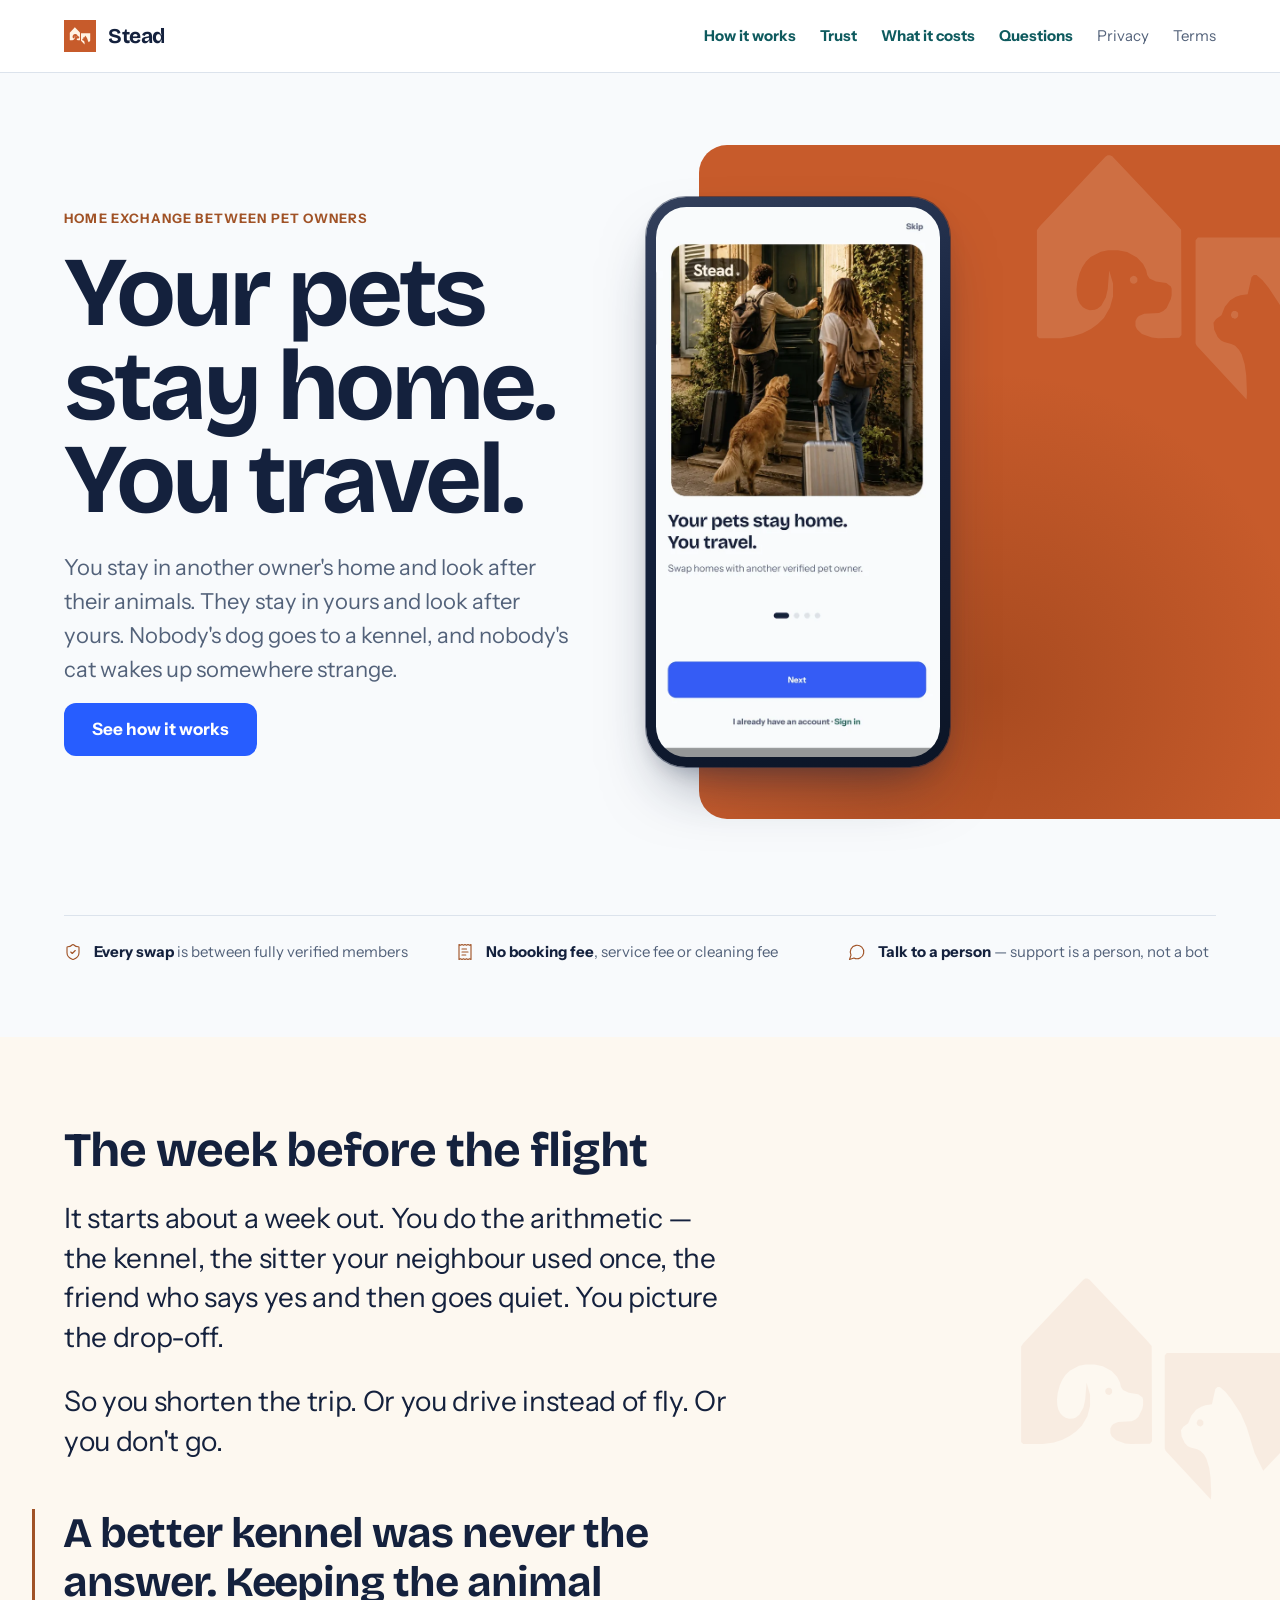
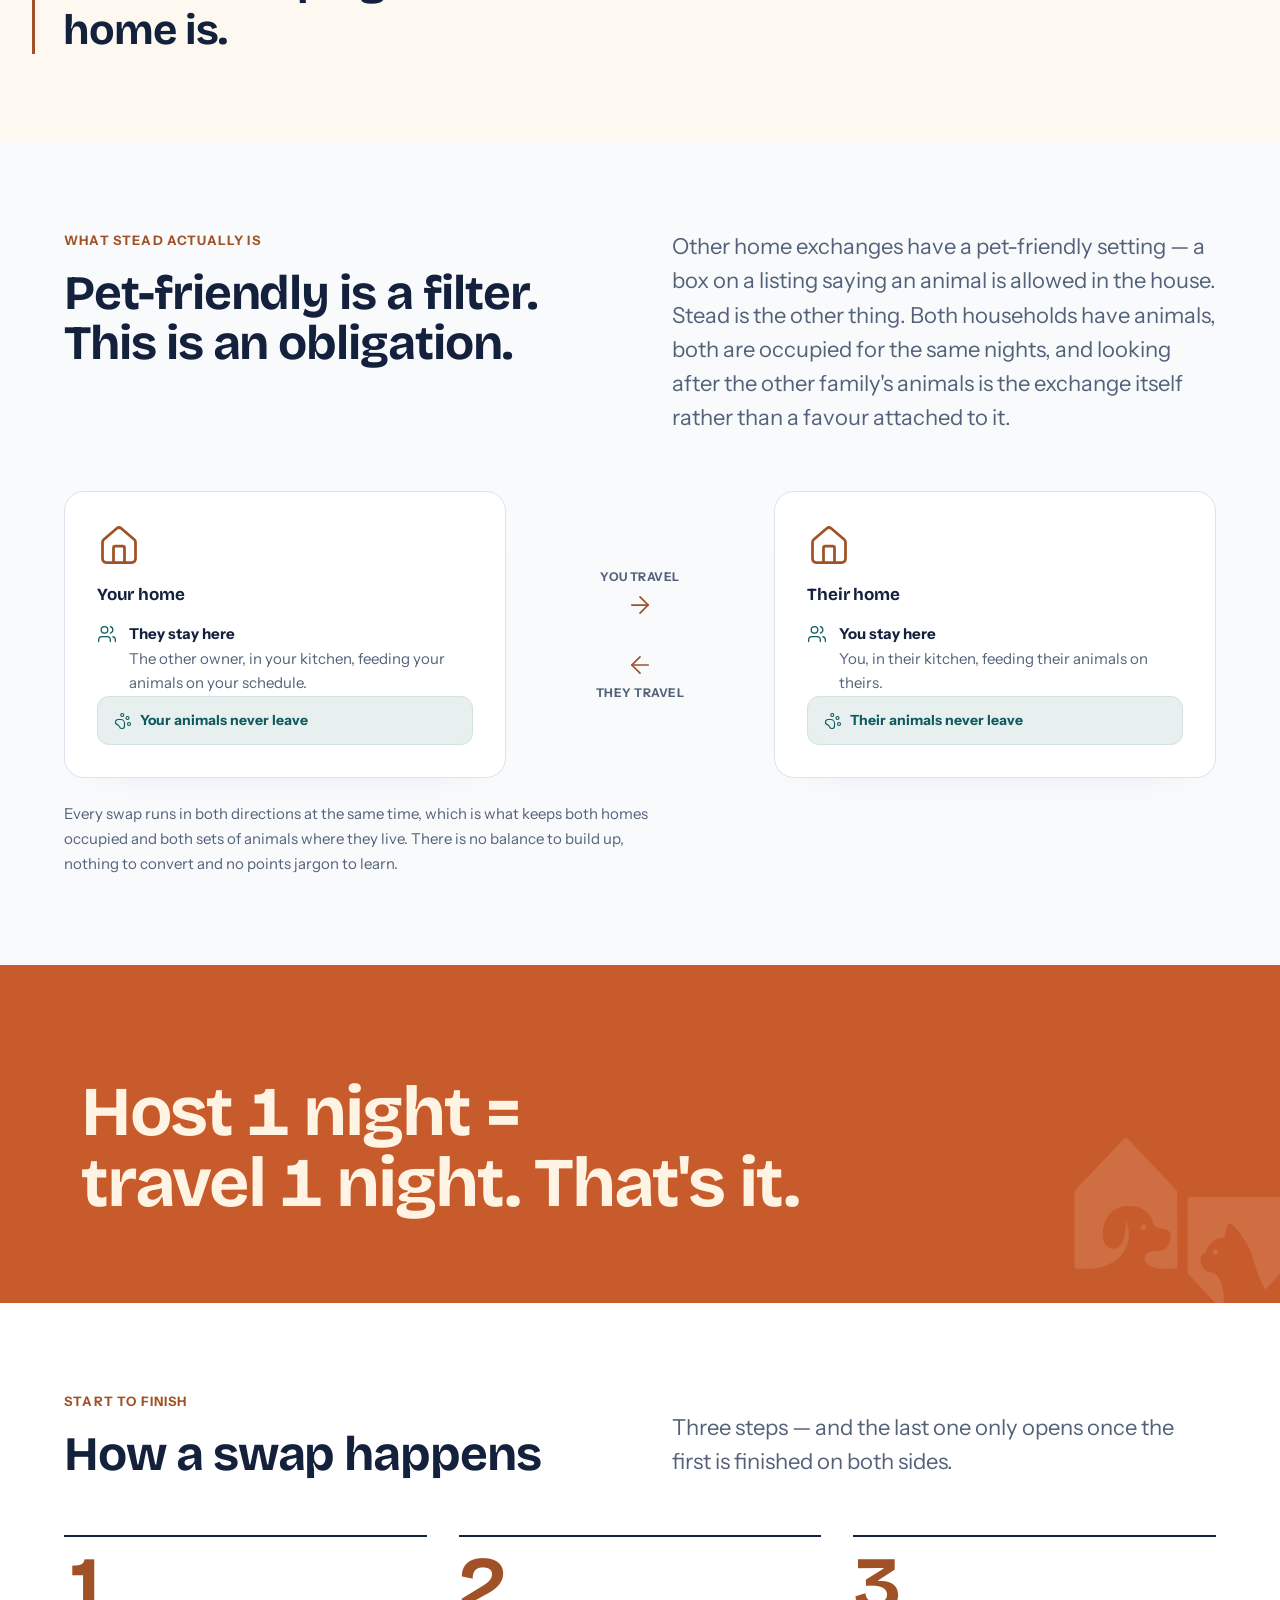
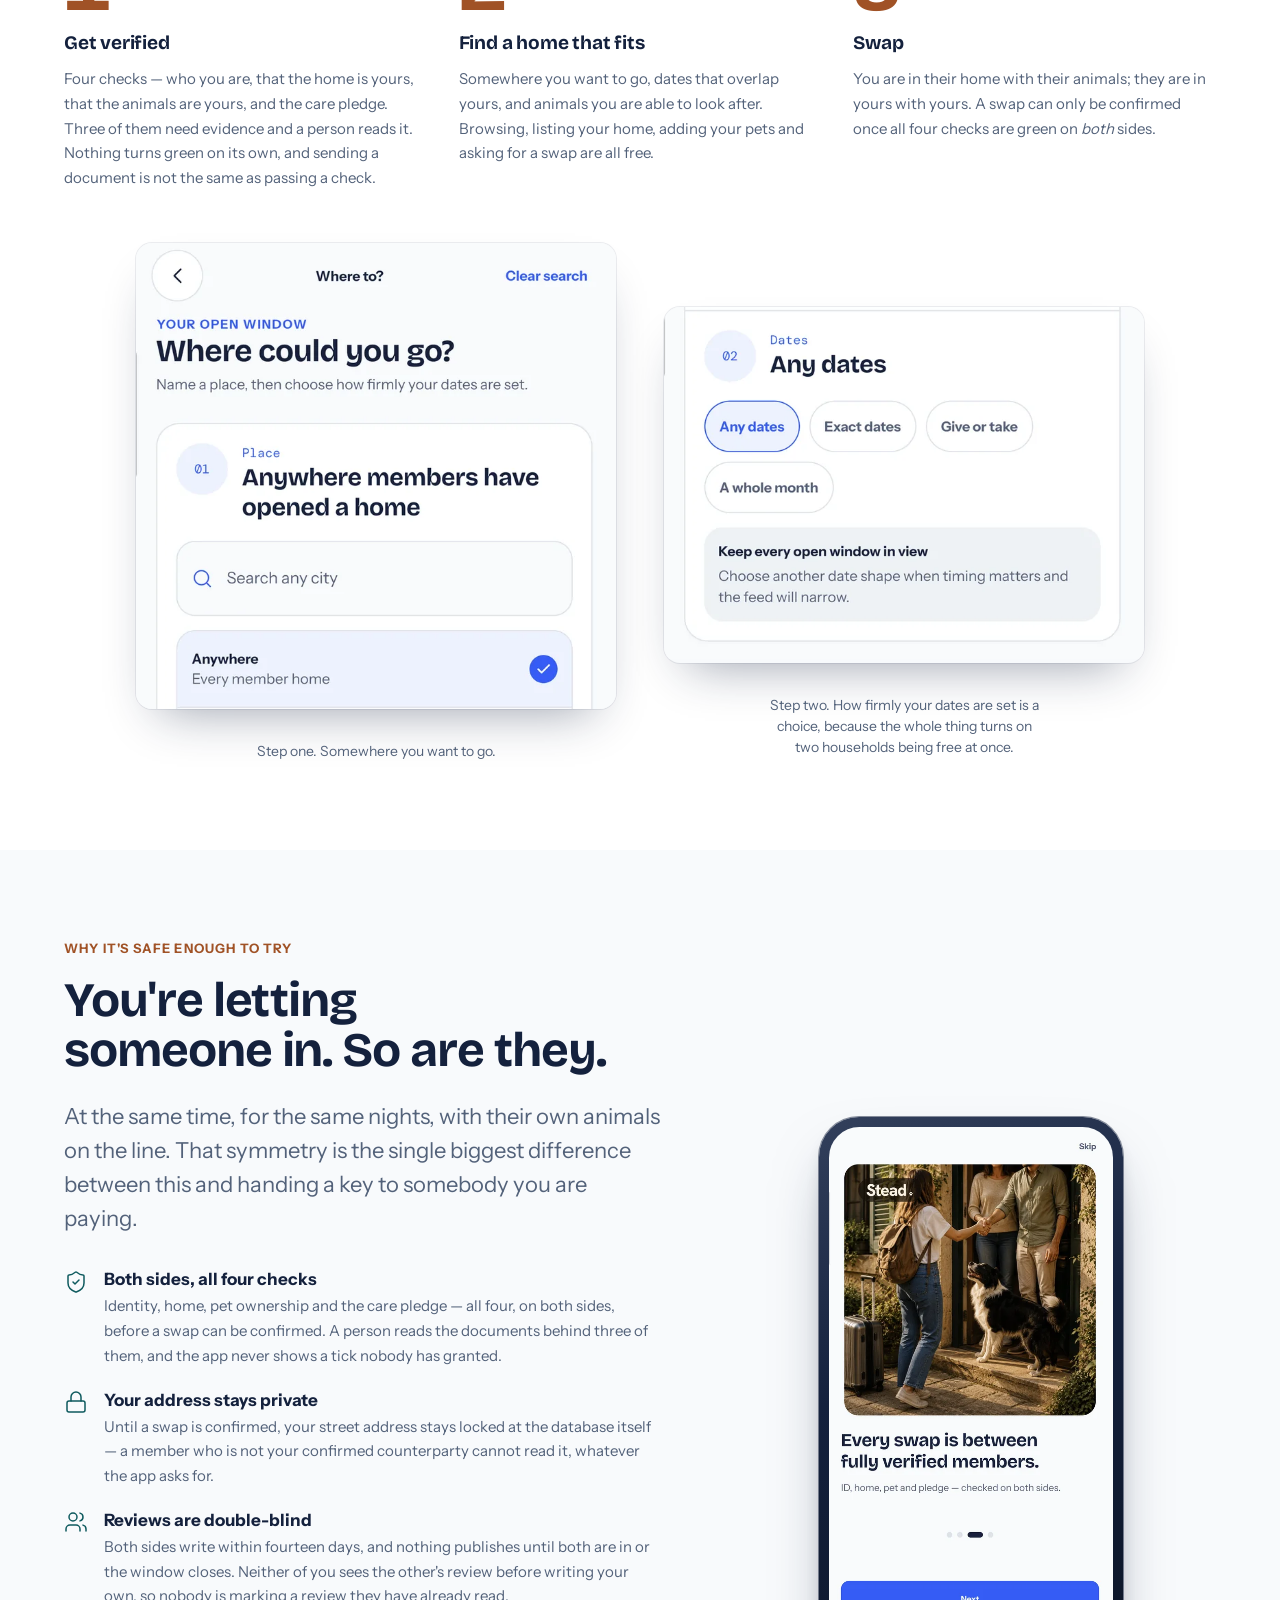
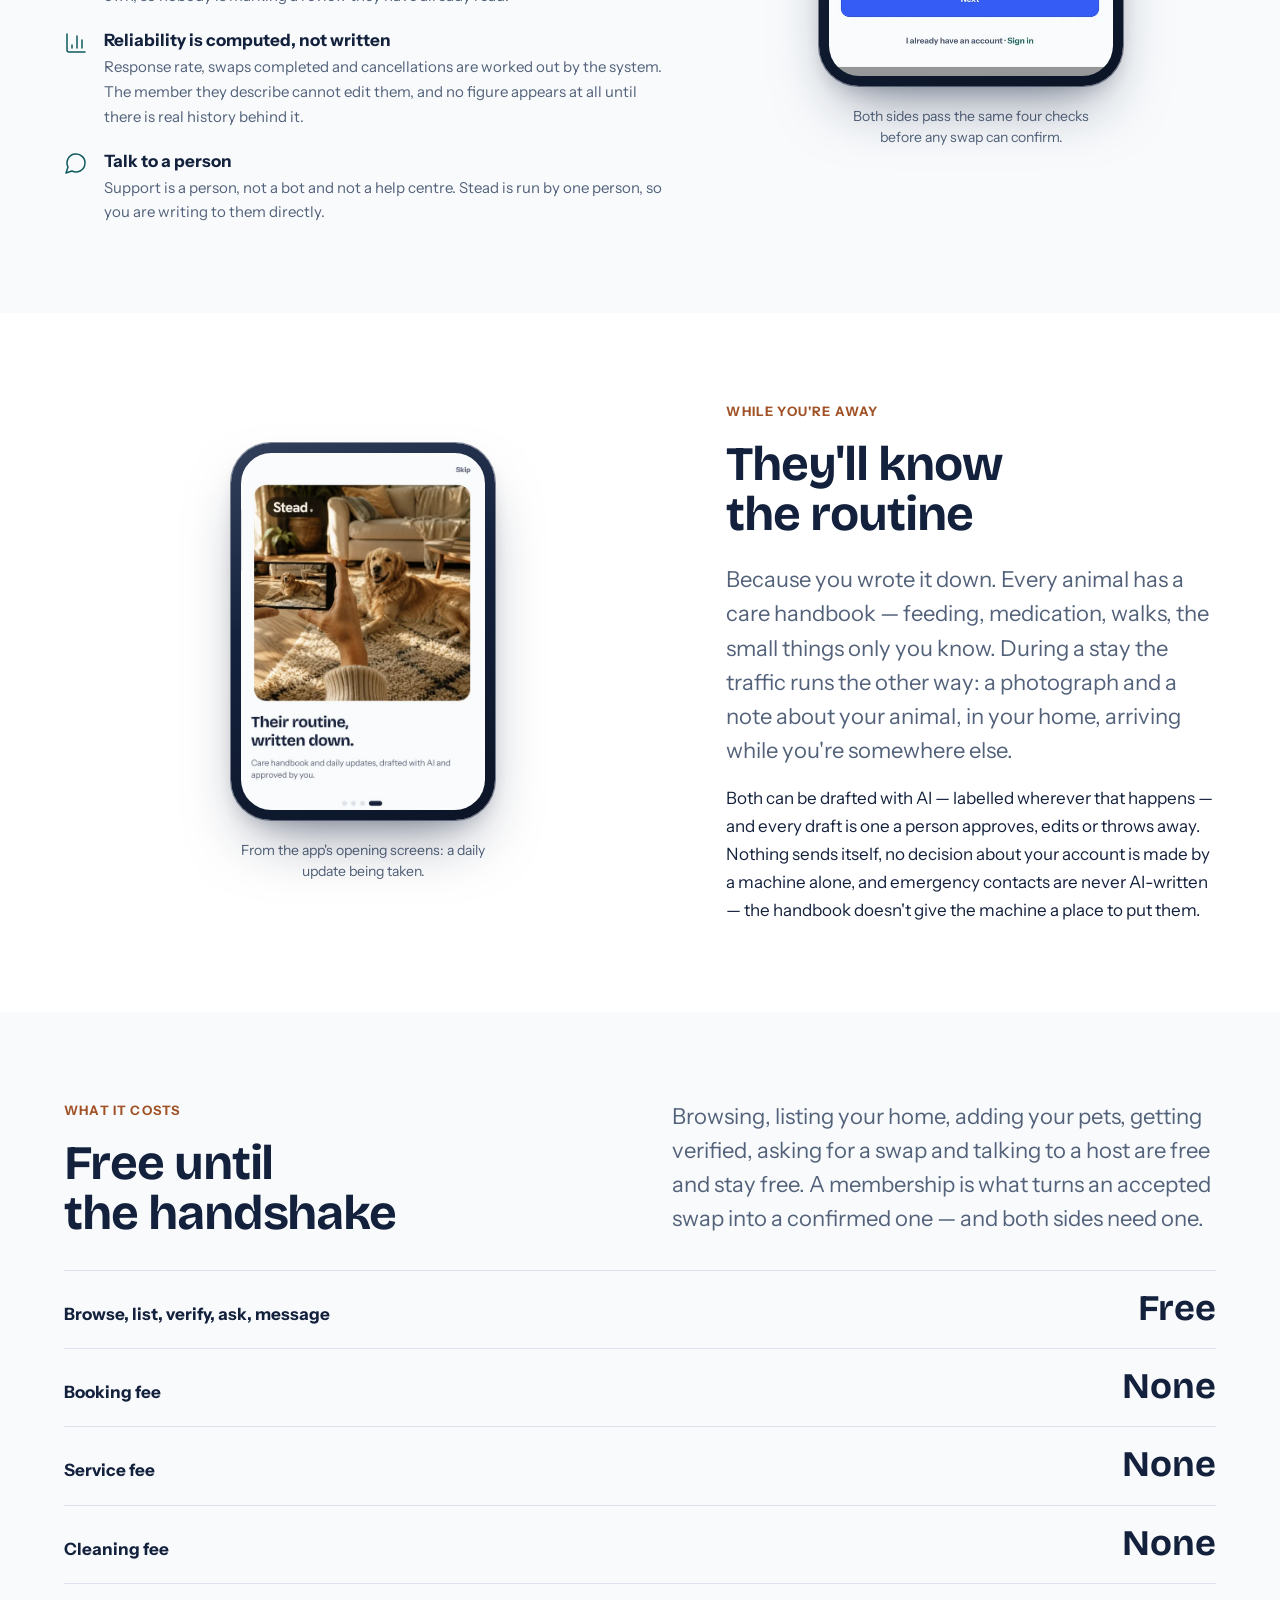
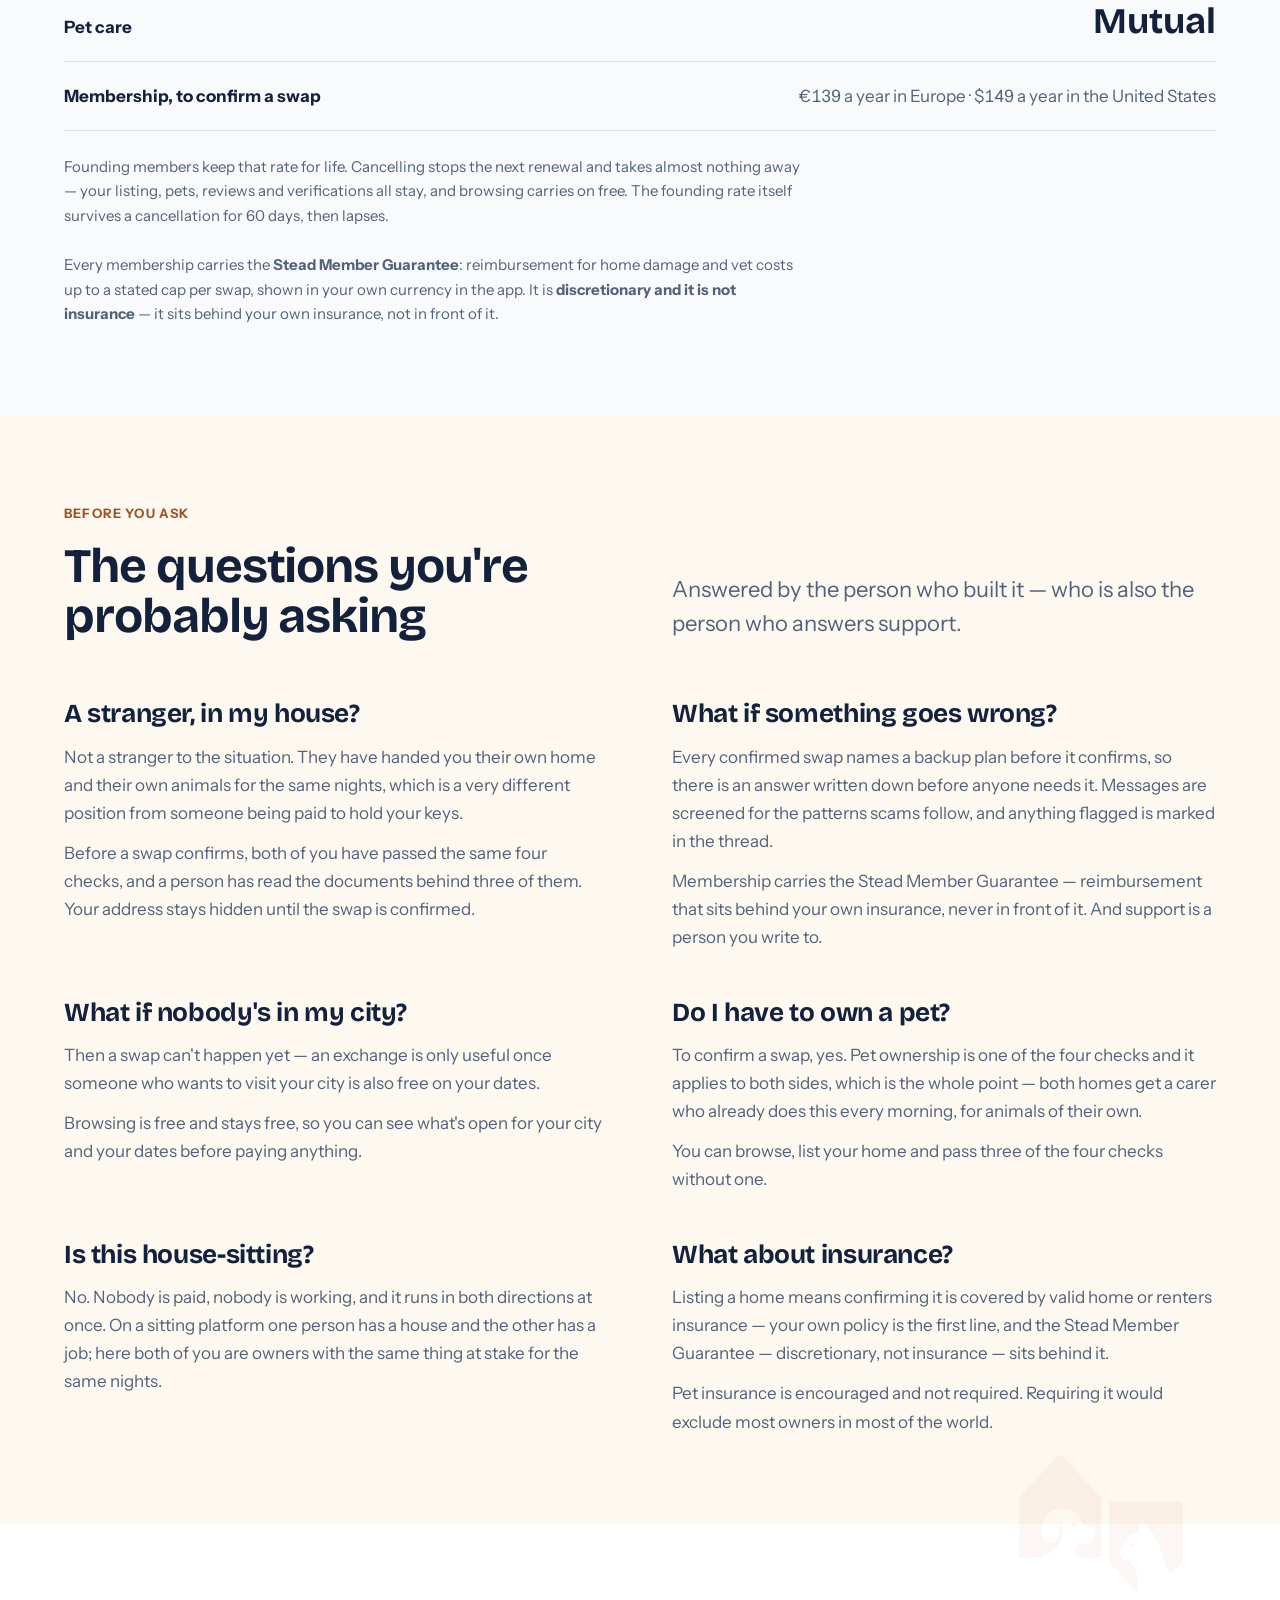
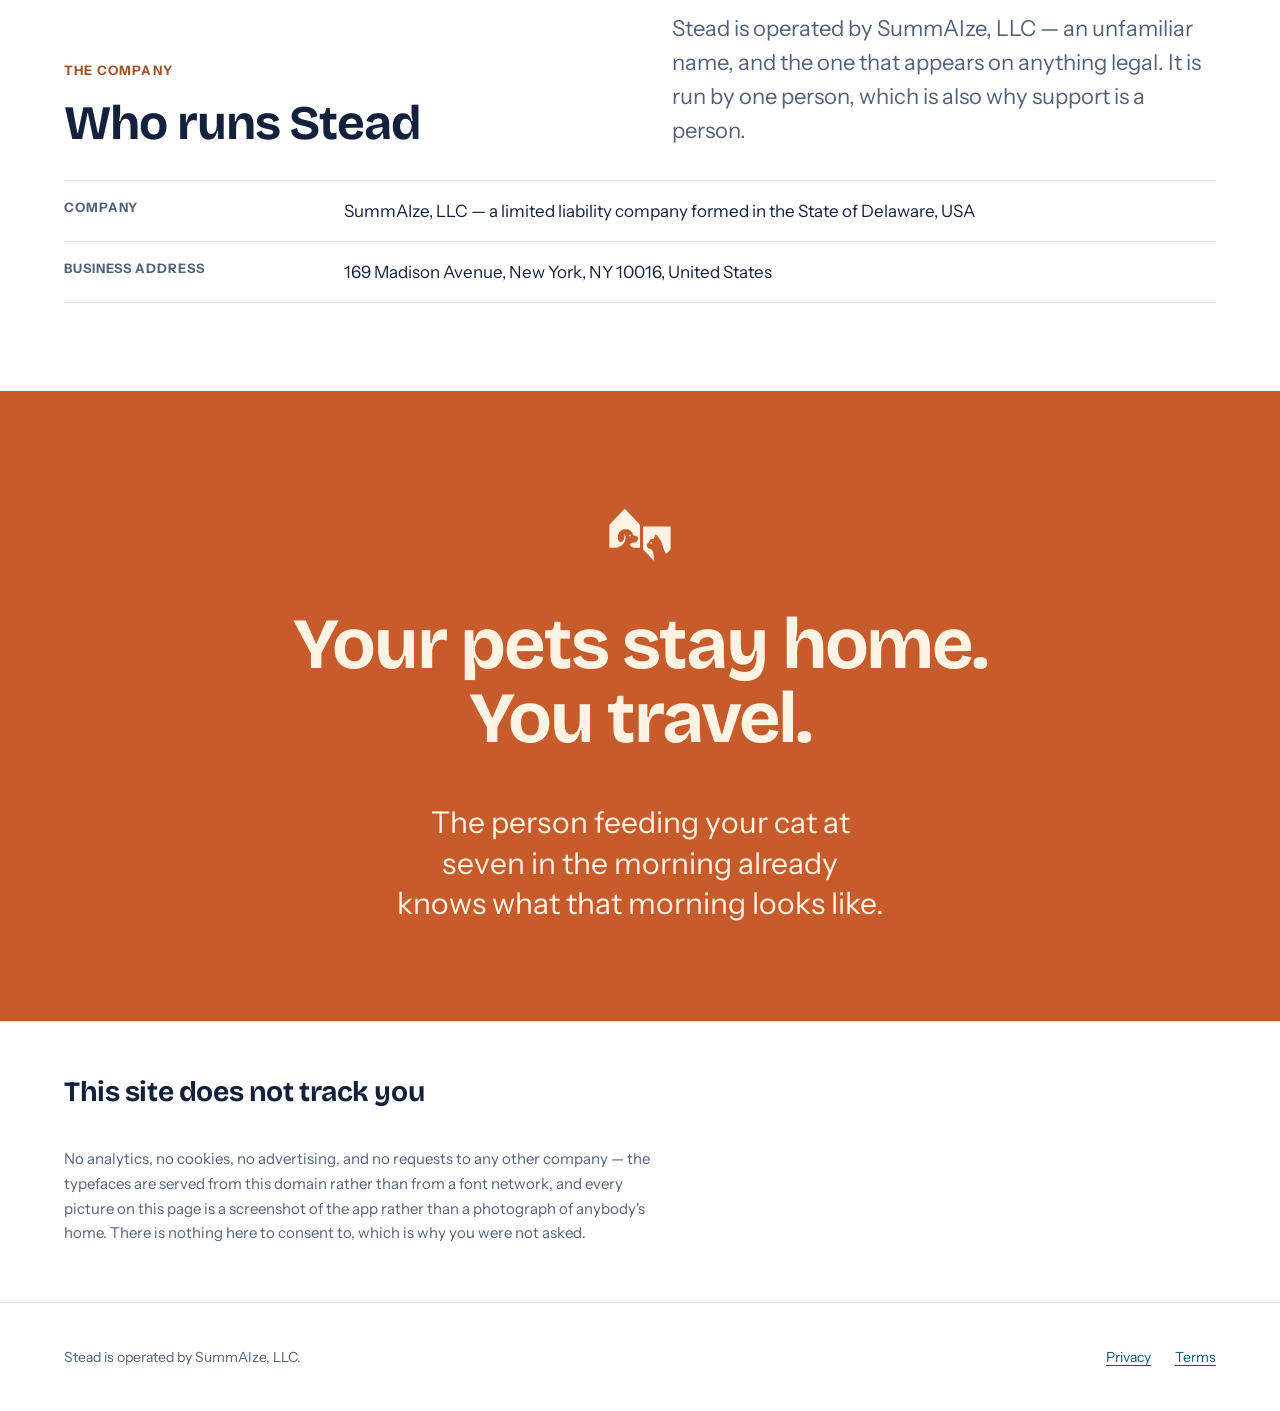
<file: index.html>
<!doctype html>

<html lang="en">
  <head>
    <meta charset="utf-8" />
    <meta name="viewport" content="width=device-width, initial-scale=1" />
    <title>Stead — home exchange between pet owners</title>
    <meta
      name="description"
      content="Stead is a home exchange between pet owners. Your pets stay home, cared for by another owner — while you stay in theirs."
    />
    
    <link rel="canonical" href="https://www.steadswap.com/" />
    <link rel="icon" href="favicon.png" />
    <link rel="stylesheet" href="styles.css" />
    
    <link
      rel="preload"
      href="fonts/bricolage-bold.woff2"
      as="font"
      type="font/woff2"
      crossorigin
    />
    <link
      rel="preload"
      href="fonts/instrument-regular.woff2"
      as="font"
      type="font/woff2"
      crossorigin
    />
    <meta name="theme-color" content="#c75b2b" />
    
    <script src="motion.js" defer></script>
    <meta property="og:type" content="website" />
    <meta property="og:title" content="Stead — home exchange between pet owners" />
    <meta
      property="og:description"
      content="Your pets stay home, cared for by another owner — while you stay in theirs."
    />
    <meta property="og:url" content="https://www.steadswap.com/" />
  </head>

  <body>
    <a class="skip" href="#main" data-i18n="a11y.skip">Skip to content</a>

    <header class="site-head">
      <div class="wrap">
        <a class="wordmark" href="/">
          <img src="stead-mark.svg" alt="" width="32" height="32" />
          <span data-i18n="brand.name">Stead</span>
        </a>
        <nav aria-label="Site" class="site-nav">
          <a href="#how" data-i18n="nav.how">How it works</a>
          <a href="#trust" data-i18n="nav.trust">Trust</a>
          <a href="#price" data-i18n="nav.price">What it costs</a>
          <a href="#faq" data-i18n="nav.faq">Questions</a>
          <a class="quiet" href="privacy.html" data-i18n="nav.privacy">Privacy</a>
          <a class="quiet" href="terms.html" data-i18n="nav.terms">Terms</a>
        </nav>
      </div>
    </header>

    
    <main id="main" tabindex="-1">
      
      <section class="hero">
        <div class="wrap">
          <div>
            
            <p class="eyebrow" data-i18n="hero.eyebrow">Home exchange between pet owners</p>
            
            <h1 data-i18n="hero.headline">Your pets stay home. You travel.</h1>
            <p class="lede" data-i18n="hero.lede">
              You stay in another owner's home and look after their animals.
              They stay in yours and look after yours. Nobody's dog goes to a
              kennel, and nobody's cat wakes up somewhere strange.
            </p>
            
            
            <p class="hero-cta">
              <a class="btn" href="#how" data-i18n="hero.cta">See how it works</a>
            </p>
            
          </div>

          
          <div class="hero-stage">
            
            <div class="stage-ground" aria-hidden="true">
              <img class="stage-mark" src="stead-mark.svg" alt="" width="220" height="220" />
            </div>
            <figure class="shot">
              <div class="phone">
                
                <img
                  src="shots/arrival.webp"
                  width="640"
                  height="1239"
                  alt="The Stead app's first screen: a photograph of two travellers wheeling suitcases to a front door while a golden retriever stands with them at the door, above the words Your pets stay home. You travel."
                />
              </div>
            </figure>
          </div>

          
            <div class="hero-meta">
              <span>
                <svg viewBox="0 0 24 24" fill="none" stroke="currentColor" stroke-width="1.5" stroke-linecap="round" stroke-linejoin="round" aria-hidden="true">
                  <path d="M20 13c0 5-3.5 7.5-7.66 8.95a1 1 0 0 1-.67-.01C7.5 20.5 4 18 4 13V6a1 1 0 0 1 1-1c2 0 4.5-1.2 6.24-2.72a1.17 1.17 0 0 1 1.52 0C14.51 3.81 17 5 19 5a1 1 0 0 1 1 1z" />
                  <path d="m9 12 2 2 4-4" />
                </svg>
                <span data-i18n="hero.meta.verified">
                  <b>Every swap</b> is between fully verified members
                </span>
              </span>
              <span>
                
                <svg viewBox="0 0 24 24" fill="none" stroke="currentColor" stroke-width="1.5" stroke-linecap="round" stroke-linejoin="round" aria-hidden="true">
                  <path d="M4 2v20l2-1 2 1 2-1 2 1 2-1 2 1 2-1 2 1V2l-2 1-2-1-2 1-2-1-2 1-2-1-2 1Z" />
                  <path d="M14 8H8" />
                  <path d="M16 12H8" />
                  <path d="M13 16H8" />
                </svg>
                <span data-i18n="hero.meta.fees">
                  <b>No booking fee</b>, service fee or cleaning fee
                </span>
              </span>
              
              <span>
                <svg viewBox="0 0 24 24" fill="none" stroke="currentColor" stroke-width="1.5" stroke-linecap="round" stroke-linejoin="round" aria-hidden="true">
                  <path d="M7.9 20A9 9 0 1 0 4 16.1L2 22Z" />
                </svg>
                <span data-i18n="hero.meta.support">
                  <b>Talk to a person</b> — support is a person, not a bot
                </span>
              </span>
            </div>
        </div>
      </section>

      
      
      <section class="band band--cream problem">
        <img class="band-mark" src="stead-glyph.svg" alt="" width="420" height="420" />
        <div class="wrap">
          <h2 data-i18n="problem.heading">The week before the flight</h2>
          <p data-i18n="problem.body1">
            It starts about a week out. You do the arithmetic — the kennel, the
            sitter your neighbour used once, the friend who says yes and then
            goes quiet. You picture the
            <span class="nowrap">drop-off.</span>
          </p>
          <p data-i18n="problem.body2">
            So you shorten the trip. Or you drive instead of fly. Or you don't
            go.
          </p>
          <p class="turn" data-i18n="problem.turn">
            A better kennel was never the answer. Keeping the animal home is.
          </p>
        </div>
      </section>

      
      <section class="band" id="how" tabindex="-1">
        <div class="wrap">
          
          <div class="band-head band-head--tall">
            <div>
              <p class="eyebrow" data-i18n="swap.eyebrow">What Stead actually is</p>
              <h2 data-i18n="swap.heading">
                Pet-friendly is a filter. This is an obligation.
              </h2>
            </div>
            <p class="lede" data-i18n="swap.lede">
              Other home exchanges have a pet-friendly setting — a box on a
              listing saying an animal is allowed in the house. Stead is the
              other thing. Both households have animals, both are occupied
              for the same nights, and looking after the other family's
              animals is the exchange itself rather than a favour attached
              to it.
            </p>
          </div>

          
          <div class="swap">
            <div class="swap-home">
              <svg class="roof" viewBox="0 0 24 24" fill="none" stroke="currentColor" stroke-width="1.5" stroke-linecap="round" stroke-linejoin="round" aria-hidden="true">
                <path d="M15 21v-8a1 1 0 0 0-1-1h-4a1 1 0 0 0-1 1v8" />
                <path d="M3 10a2 2 0 0 1 .709-1.528l7-5.999a2 2 0 0 1 2.582 0l7 5.999A2 2 0 0 1 21 10v9a2 2 0 0 1-2 2H5a2 2 0 0 1-2-2z" />
              </svg>
              <h3 data-i18n="swap.yours.title">Your home</h3>
              <div class="row">
                  <svg viewBox="0 0 24 24" fill="none" stroke="currentColor" stroke-width="1.5" stroke-linecap="round" stroke-linejoin="round" aria-hidden="true">
                    <path d="M16 21v-2a4 4 0 0 0-4-4H6a4 4 0 0 0-4 4v2" />
                    <circle cx="9" cy="7" r="4" />
                    <path d="M22 21v-2a4 4 0 0 0-3-3.87" />
                    <path d="M16 3.13a4 4 0 0 1 0 7.75" />
                  </svg>
                <p>
                  <strong data-i18n="swap.yours.who">They stay here</strong>
                  <span data-i18n="swap.yours.body">
                    The other owner, in your kitchen, feeding your animals on
                    your schedule.
                  </span>
                </p>
              </div>
              <p class="stays">
                <svg viewBox="0 0 24 24" fill="none" stroke="currentColor" stroke-width="1.5" stroke-linecap="round" stroke-linejoin="round" aria-hidden="true">
                  <circle cx="11" cy="4" r="2" />
                  <circle cx="18" cy="8" r="2" />
                  <circle cx="20" cy="16" r="2" />
                  <path d="M9 10a5 5 0 0 1 5 5v3.5a3.5 3.5 0 0 1-6.84 1.045Q6.52 17.48 4.46 16.84A3.5 3.5 0 0 1 5.5 10Z" />
                </svg>
                <span data-i18n="swap.yours.stays">Your animals never leave</span>
              </p>
            </div>

            
            <p class="swap-cross">
              <span class="leg">
                <span data-i18n="swap.cross.you">You travel</span>
                <svg viewBox="0 0 24 24" fill="none" stroke="currentColor" stroke-width="1.5" stroke-linecap="round" stroke-linejoin="round" aria-hidden="true">
                  <path d="M5 12h14" />
                  <path d="m12 5 7 7-7 7" />
                </svg>
                <span class="traveler" aria-hidden="true">
                  <svg viewBox="0 0 24 24" fill="none" stroke="currentColor" stroke-width="2" stroke-linecap="round" stroke-linejoin="round">
                    <path d="M19 21v-2a4 4 0 0 0-4-4H9a4 4 0 0 0-4 4v2" />
                    <circle cx="12" cy="7" r="4" />
                  </svg>
                </span>
              </span>
              <span class="leg">
                <svg viewBox="0 0 24 24" fill="none" stroke="currentColor" stroke-width="1.5" stroke-linecap="round" stroke-linejoin="round" aria-hidden="true">
                  <path d="M19 12H5" />
                  <path d="m12 19-7-7 7-7" />
                </svg>
                <span data-i18n="swap.cross.they">They travel</span>
                <span class="traveler" aria-hidden="true">
                  <svg viewBox="0 0 24 24" fill="none" stroke="currentColor" stroke-width="2" stroke-linecap="round" stroke-linejoin="round">
                    <path d="M19 21v-2a4 4 0 0 0-4-4H9a4 4 0 0 0-4 4v2" />
                    <circle cx="12" cy="7" r="4" />
                  </svg>
                </span>
              </span>
            </p>

            <div class="swap-home">
              <svg class="roof" viewBox="0 0 24 24" fill="none" stroke="currentColor" stroke-width="1.5" stroke-linecap="round" stroke-linejoin="round" aria-hidden="true">
                <path d="M15 21v-8a1 1 0 0 0-1-1h-4a1 1 0 0 0-1 1v8" />
                <path d="M3 10a2 2 0 0 1 .709-1.528l7-5.999a2 2 0 0 1 2.582 0l7 5.999A2 2 0 0 1 21 10v9a2 2 0 0 1-2 2H5a2 2 0 0 1-2-2z" />
              </svg>
              <h3 data-i18n="swap.theirs.title">Their home</h3>
              <div class="row">
                  <svg viewBox="0 0 24 24" fill="none" stroke="currentColor" stroke-width="1.5" stroke-linecap="round" stroke-linejoin="round" aria-hidden="true">
                    <path d="M16 21v-2a4 4 0 0 0-4-4H6a4 4 0 0 0-4 4v2" />
                    <circle cx="9" cy="7" r="4" />
                    <path d="M22 21v-2a4 4 0 0 0-3-3.87" />
                    <path d="M16 3.13a4 4 0 0 1 0 7.75" />
                  </svg>
                <p>
                  <strong data-i18n="swap.theirs.who">You stay here</strong>
                  <span data-i18n="swap.theirs.body">
                    You, in their kitchen, feeding their animals on theirs.
                  </span>
                </p>
              </div>
              <p class="stays">
                <svg viewBox="0 0 24 24" fill="none" stroke="currentColor" stroke-width="1.5" stroke-linecap="round" stroke-linejoin="round" aria-hidden="true">
                  <circle cx="11" cy="4" r="2" />
                  <circle cx="18" cy="8" r="2" />
                  <circle cx="20" cy="16" r="2" />
                  <path d="M9 10a5 5 0 0 1 5 5v3.5a3.5 3.5 0 0 1-6.84 1.045Q6.52 17.48 4.46 16.84A3.5 3.5 0 0 1 5.5 10Z" />
                </svg>
                <span data-i18n="swap.theirs.stays">Their animals never leave</span>
              </p>
            </div>
          </div>

          
          <p class="swap-note" data-i18n="swap.note">
            Every swap runs in both directions at the same time, which is what
            keeps both homes occupied and both sets of animals where they live.
            There is no balance to build up, nothing to convert and no points
            jargon to learn.
          </p>
        </div>
      </section>

      
      
      <section class="statement">
        <div class="wrap">
          <img src="stead-mark.svg" alt="" width="52" height="52" />
          
          <p data-i18n="statement.line">Host 1&nbsp;night = travel&nbsp;1&nbsp;night. That's it.</p>
        </div>
      </section>

      
      <section class="band band--paper">
        <div class="wrap">
          <div class="band-head">
            <div>
              <p class="eyebrow" data-i18n="steps.eyebrow">Start to finish</p>
              <h2 data-i18n="steps.heading">How a swap happens</h2>
            </div>
            <p class="lede" data-i18n="steps.lede">
              Three steps — and the last one only opens once the first is
              finished on both sides.
            </p>
          </div>
          
          <ol class="steps" role="list">
            <li>
              <span class="step-n" aria-hidden="true">1</span>
              <h3 data-i18n="steps.one.title">Get verified</h3>
              
              <p data-i18n="steps.one.body">
                Four checks — who you are, that the home is yours, that the
                animals are yours, and the care pledge. Three of them need
                evidence and a person reads it. Nothing turns green on its own,
                and sending a document is not the same as passing a check.
              </p>
            </li>
            <li>
              <span class="step-n" aria-hidden="true">2</span>
              <h3 data-i18n="steps.two.title">Find a home that fits</h3>
              <p data-i18n="steps.two.body">
                Somewhere you want to go, dates that overlap yours, and animals
                you are able to look after. Browsing, listing your home, adding
                your pets and asking for a swap are all free.
              </p>
            </li>
            <li>
              <span class="step-n" aria-hidden="true">3</span>
              <h3 data-i18n="steps.three.title">Swap</h3>
              <p data-i18n="steps.three.body">
                You are in their home with their animals; they are in yours
                with yours. A swap can only be confirmed once all four checks
                are green on <em>both</em> sides.
              </p>
            </li>
          </ol>

          <div class="screens">
            <figure class="shot">
              <div class="screen">
                <img
                  src="shots/search.webp"
                  width="700"
                  height="679"
                  alt="The search screen in the Stead app, headed Where could you go?, with a first step labelled Place reading Anywhere members have opened a home, above a city search field."
                />
              </div>
              <figcaption data-i18n="steps.shot.where">
                Step one. Somewhere you want to go.
              </figcaption>
            </figure>
            <figure class="shot">
              <div class="screen">
                <img
                  src="shots/dates.webp"
                  width="700"
                  height="514"
                  alt="The dates step in the Stead app, offering four date shapes — any dates, exact dates, give or take, and a whole month — above a note reading Keep every open window in view."
                />
              </div>
              <figcaption data-i18n="steps.shot.when">
                Step two. How firmly your dates are set is a choice, because the
                whole thing turns on two households being free at once.
              </figcaption>
            </figure>
          </div>
        </div>
      </section>

      
      <section class="band" id="trust" tabindex="-1">
        <div class="wrap split">
          <div>
            <p class="eyebrow" data-i18n="trust.eyebrow">Why it's safe enough to try</p>
            <h2 data-i18n="trust.heading">You're letting someone&nbsp;in. So are they.</h2>
            <p class="lede" data-i18n="trust.lede">
              At the same time, for the same nights, with their own animals on
              the line. That symmetry is the single biggest difference between
              this and handing a key to somebody you are paying.
            </p>

            <ul class="points" role="list">
              <li>
                <svg viewBox="0 0 24 24" fill="none" stroke="currentColor" stroke-width="1.5" stroke-linecap="round" stroke-linejoin="round" aria-hidden="true">
                  <path d="M20 13c0 5-3.5 7.5-7.66 8.95a1 1 0 0 1-.67-.01C7.5 20.5 4 18 4 13V6a1 1 0 0 1 1-1c2 0 4.5-1.2 6.24-2.72a1.17 1.17 0 0 1 1.52 0C14.51 3.81 17 5 19 5a1 1 0 0 1 1 1z" />
                  <path d="m9 12 2 2 4-4" />
                </svg>
                <div>
                  <h3 data-i18n="trust.checks.title">Both sides, all four checks</h3>
                  <p data-i18n="trust.checks.body">
                    Identity, home, pet ownership and the care pledge — all
                    four, on both sides, before a swap can be confirmed. A
                    person reads the documents behind three of them, and the
                    app never shows a tick nobody has granted.
                  </p>
                </div>
              </li>
              <li>
                <svg viewBox="0 0 24 24" fill="none" stroke="currentColor" stroke-width="1.5" stroke-linecap="round" stroke-linejoin="round" aria-hidden="true">
                  <rect width="18" height="11" x="3" y="11" rx="2" ry="2" />
                  <path d="M7 11V7a5 5 0 0 1 10 0v4" />
                </svg>
                <div>
                  <h3 data-i18n="trust.address.title">Your address stays private</h3>
                  <p data-i18n="trust.address.body">
                    Until a swap is confirmed, your street address stays locked
                    at the database itself — a member who is not your confirmed
                    counterparty cannot read it, whatever the app asks for.
                  </p>
                </div>
              </li>
              <li>
                <svg viewBox="0 0 24 24" fill="none" stroke="currentColor" stroke-width="1.5" stroke-linecap="round" stroke-linejoin="round" aria-hidden="true">
                  <path d="M16 21v-2a4 4 0 0 0-4-4H6a4 4 0 0 0-4 4v2" />
                  <circle cx="9" cy="7" r="4" />
                  <path d="M22 21v-2a4 4 0 0 0-3-3.87" />
                  <path d="M16 3.13a4 4 0 0 1 0 7.75" />
                </svg>
                <div>
                  <h3 data-i18n="trust.reviews.title">Reviews are double-blind</h3>
                  <p data-i18n="trust.reviews.body">
                    Both sides write within fourteen days, and nothing
                    publishes until both are in or the window closes. Neither
                    of you sees the other's review before writing your own, so
                    nobody is marking a review they have already read.
                  </p>
                </div>
              </li>
              <li>
                <svg viewBox="0 0 24 24" fill="none" stroke="currentColor" stroke-width="1.5" stroke-linecap="round" stroke-linejoin="round" aria-hidden="true">
                  <path d="M3 3v16a2 2 0 0 0 2 2h16" />
                  <path d="M18 17V9" />
                  <path d="M13 17V5" />
                  <path d="M8 17v-3" />
                </svg>
                <div>
                  <h3 data-i18n="trust.signals.title">Reliability is computed, not written</h3>
                  <p data-i18n="trust.signals.body">
                    Response rate, swaps completed and cancellations are worked
                    out by the system. The member they describe cannot edit
                    them, and no figure appears at all until there is real
                    history behind it.
                  </p>
                </div>
              </li>
              <li>
                <svg viewBox="0 0 24 24" fill="none" stroke="currentColor" stroke-width="1.5" stroke-linecap="round" stroke-linejoin="round" aria-hidden="true">
                  <path d="M7.9 20A9 9 0 1 0 4 16.1L2 22Z" />
                </svg>
                <div>
                  <h3 data-i18n="trust.human.title">Talk to a person</h3>
                  <p data-i18n="trust.human.body">
                    Support is a person, not a bot and not a help centre. Stead
                    is run by one person, so you are writing to them directly.
                  </p>
                </div>
              </li>
            </ul>
          </div>

          <figure class="shot">
            <div class="phone phone--sm">
              
              <img
                src="shots/verified.webp"
                width="560"
                height="1084"
                alt="A screen from the Stead app showing a traveller shaking hands with a couple at their front door while a border collie watches, above the words Every swap is between fully verified members."
              />
            </div>
            <figcaption data-i18n="trust.shot.caption">
              Both sides pass the same four checks before any swap can
              confirm.
            </figcaption>
          </figure>
        </div>
      </section>

      
      <section class="band band--paper">
        <div class="wrap split split--flip">
          <div>
            <p class="eyebrow" data-i18n="care.eyebrow">While you're away</p>
            <h2 data-i18n="care.heading">They'll know the routine</h2>
            <p class="lede" data-i18n="care.lede">
              Because you wrote it down. Every animal has a care handbook —
              feeding, medication, walks, the small things only you know. During
              a stay the traffic runs the other way: a photograph and a note
              about your animal, in your home, arriving while you're somewhere
              else.
            </p>
            
            <p data-i18n="care.body">
              Both can be drafted with AI — labelled wherever that happens —
              and every draft is one a person approves, edits or throws away.
              Nothing sends itself, no decision about your account is made by a
              machine alone, and emergency contacts are never AI-written — the
              handbook doesn't give the machine a place to put them.
            </p>
          </div>

          <figure class="shot">
            <div class="phone phone--sm">
              
              <img
                src="shots/handbook.webp"
                width="560"
                height="820"
                alt="A screen from the Stead app showing someone photographing a golden retriever lying on a rug in a sunlit living room, above the words Their routine, written down."
              />
            </div>
            <figcaption data-i18n="care.shot.caption">
              From the app's opening screens: a daily update being taken.
            </figcaption>
          </figure>

        </div>
      </section>

      
      <section class="band" id="price" tabindex="-1">
        <div class="wrap">
          
          <div class="band-head band-head--tall">
            <div>
              <p class="eyebrow" data-i18n="price.eyebrow">What it costs</p>
              <h2 data-i18n="price.heading">Free until the handshake</h2>
            </div>
            <p class="lede" data-i18n="price.lede">
              Browsing, listing your home, adding your pets, getting verified,
              asking for a swap and talking to a host are free and stay free. A
              membership is what turns an accepted swap into a confirmed one —
              and both sides need one.
            </p>
          </div>

          <dl class="price-lines">
              <div class="line">
                <dt data-i18n="price.browse.label">Browse, list, verify, ask, message</dt>
                <dd class="free" data-i18n="price.browse.value">Free</dd>
              </div>
              <div class="line">
                <dt data-i18n="price.booking.label">Booking fee</dt>
                <dd class="free" data-i18n="price.booking.value">None</dd>
              </div>
              <div class="line">
                <dt data-i18n="price.service.label">Service fee</dt>
                <dd class="free" data-i18n="price.service.value">None</dd>
              </div>
              <div class="line">
                <dt data-i18n="price.cleaning.label">Cleaning fee</dt>
                <dd class="free" data-i18n="price.cleaning.value">None</dd>
              </div>
              <div class="line">
                <dt data-i18n="price.care.label">Pet care</dt>
                <dd data-i18n="price.care.value">Mutual</dd>
              </div>
              
              <div class="line">
                <dt data-i18n="price.membership.label">Membership, to confirm a swap</dt>
                <dd class="tnum" data-i18n="price.membership.value">
                  <span class="nowrap">€139 a year in Europe</span>
                  <span class="sep" aria-hidden="true">·</span>
                  <span class="nowrap">$149 a year in the United States</span>
                </dd>
              </div>
          </dl>

          <div class="measure-wide">
            
            <p class="price-note" data-i18n="price.founding">
              Founding members keep that rate for life. Cancelling stops the
              next renewal and takes almost nothing away — your listing, pets,
              reviews and verifications all stay, and browsing carries on free.
              The founding rate itself survives a cancellation for 60 days,
              then lapses.
            </p>
            <p class="price-note" data-i18n="price.guarantee">
              Every membership carries the <strong>Stead Member Guarantee</strong>:
              reimbursement for home damage and vet costs up to a stated cap per
              swap, shown in your own currency in the app. It is
              <strong>discretionary and it is not insurance</strong> — it sits
              behind your own insurance, not in front of it.
            </p>
          </div>

        </div>
      </section>

      
      <section class="band band--cream" id="faq" tabindex="-1">
        <div class="wrap">
          <div class="band-head">
            <div>
              <p class="eyebrow" data-i18n="faq.eyebrow">Before you ask</p>
              <h2 data-i18n="faq.heading">The questions you're probably asking</h2>
            </div>
            <p class="lede" data-i18n="faq.lede">
              Answered by the person who built it — who is also the person who
              answers support.
            </p>
          </div>

          <div class="faq-list">
            <div>
              <h3 data-i18n="faq.stranger.q">A stranger, in my house?</h3>
              <p data-i18n="faq.stranger.a1">
                Not a stranger to the situation. They have handed you their own
                home and their own animals for the same nights, which is a very
                different position from someone being paid to hold your keys.
              </p>
              <p data-i18n="faq.stranger.a2">
                Before a swap confirms, both of you have passed the same four
                checks, and a person has read the documents behind three of
                them. Your address stays hidden until the swap is confirmed.
              </p>
            </div>

            <div>
              <h3 data-i18n="faq.wrong.q">What if something goes wrong?</h3>
              <p data-i18n="faq.wrong.a1">
                Every confirmed swap names a backup plan before it confirms, so
                there is an answer written down before anyone needs it. Messages
                are screened for the patterns scams follow, and anything flagged
                is marked in the thread.
              </p>
              <p data-i18n="faq.wrong.a2">
                Membership carries the Stead Member Guarantee — reimbursement
                that sits behind your own insurance, never in front of it. And
                support is a person you write to.
              </p>
            </div>

            <div>
              <h3 data-i18n="faq.city.q">What if nobody's in my city?</h3>
              
              <p data-i18n="faq.city.a1">
                Then a swap can't happen yet — an exchange is only useful once
                someone who wants to visit your city is also free on your
                dates.
              </p>
              <p data-i18n="faq.city.a2">
                Browsing is free and stays free, so you can see what's open for
                your city and your dates before paying anything.
              </p>
            </div>

            <div>
              <h3 data-i18n="faq.owner.q">Do I have to own a pet?</h3>
              <p data-i18n="faq.owner.a1">
                To confirm a swap, yes. Pet ownership is one of the four checks
                and it applies to both sides, which is the whole point — both
                homes get a carer who already does this every morning, for
                animals of their own.
              </p>
              
              <p data-i18n="faq.owner.a2">
                You can browse, list your home and pass three of the four
                checks without one.
              </p>
            </div>

            <div>
              <h3 data-i18n="faq.sitting.q">Is this house-sitting?</h3>
              <p data-i18n="faq.sitting.a1">
                No. Nobody is paid, nobody is working, and it runs in both
                directions at once. On a sitting platform one person has a
                house and the other has a job; here both of you are owners with
                the same thing at stake for the same nights.
              </p>
            </div>

            <div>
              <h3 data-i18n="faq.insurance.q">What about insurance?</h3>
              <p data-i18n="faq.insurance.a1">
                Listing a home means confirming it is covered by valid home or
                renters insurance — your own policy is the first line, and the
                Stead Member Guarantee — discretionary, not insurance — sits
                behind it.
              </p>
              <p data-i18n="faq.insurance.a2">
                Pet insurance is encouraged and not required. Requiring it would
                exclude most owners in most of the world.
              </p>
            </div>
          </div>
        </div>
      </section>

      
      <section class="band band--paper band--runs">
        
        <img class="seam-mark" src="stead-glyph.svg" alt="" aria-hidden="true" width="420" height="420" />
        <div class="wrap">
          <div class="band-head">
            <div>
              <p class="eyebrow" data-i18n="runs.eyebrow">The company</p>
              <h2 data-i18n="runs.heading">Who runs Stead</h2>
            </div>
            <p class="lede" data-i18n="runs.body">
              Stead is operated by SummAIze, LLC — an unfamiliar name, and the
              one that appears on anything legal. It is run by one person,
              which is also why support is a person.
            </p>
          </div>

          <dl class="entity">
            <div>
              <dt data-i18n="runs.company.label">Company</dt>
              <dd data-i18n="runs.company.value">
                SummAIze, LLC — a limited liability company formed in the State
                of Delaware, USA
              </dd>
            </div>
            <div>
              <dt data-i18n="runs.address.label">Business address</dt>
              <dd>
                <address data-i18n="runs.address.value">
                  169 Madison Avenue, New York, NY 10016, United States
                </address>
              </dd>
            </div>

            
          </dl>
        </div>
      </section>

      
      
      <section class="closing">
        <div class="wrap">
          <img src="stead-mark.svg" alt="" width="72" height="72" />
          
          <h2 data-i18n="closing.heading">
            Your pets stay&nbsp;home. You travel.
          </h2>
          <p class="closing-line" data-i18n="closing.line">
            The person feeding your cat at seven in the morning already knows
            what that morning looks like.
          </p>
          
        </div>
      </section>

      
      <section class="quiet-band">
        <div class="wrap">
          <h2 data-i18n="track.heading">This site does not track you</h2>
          <p data-i18n="track.body">
            No analytics, no cookies, no advertising, and no requests to any
            other company — the typefaces are served from this domain rather
            than from a font network, and every picture on this page is a
            screenshot of the app rather than a photograph of anybody's home.
            There is nothing here to consent to, which is why you were not
            asked.
          </p>
        </div>
      </section>
    </main>

    <footer class="site-foot">
      <div class="wrap">
        <p class="colophon">
          <span data-i18n="foot.entity">Stead is operated by SummAIze, LLC.</span>
        </p>
        <nav aria-label="Legal">
          <a href="privacy.html" data-i18n="nav.privacy">Privacy</a>
          <a href="terms.html" data-i18n="nav.terms">Terms</a>
        </nav>
      </div>
    </footer>
  </body>
</html>
</file>
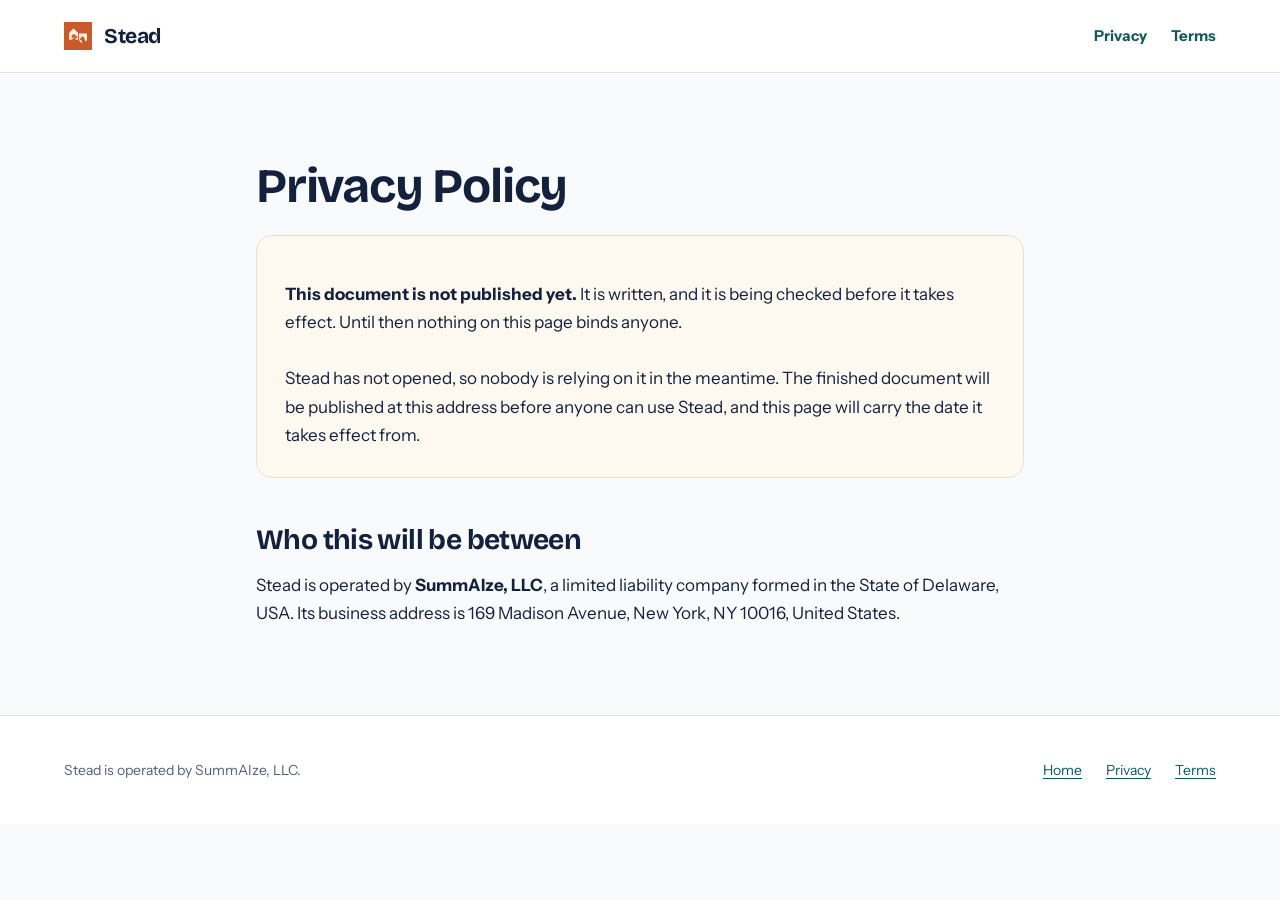
<file: privacy.html>
<!doctype html>
<html lang="en">
  <head>
    <meta charset="utf-8" />
    <meta name="viewport" content="width=device-width, initial-scale=1" />
    <title>Privacy Policy — Stead</title>
    <meta name="description" content="Privacy Policy for Stead. Not published yet." />
    <meta name="robots" content="noindex" />
    <link rel="icon" href="favicon.png" />
    <link rel="stylesheet" href="styles.css" />
  </head>

  <body>
    <a class="skip" href="#main">Skip to content</a>

    <header class="site-head">
      <div class="wrap">
        <a class="wordmark" href="/">
          <img src="stead-mark.svg" alt="" width="28" height="28" />
          <span>Stead</span>
        </a>
        <nav aria-label="Site" class="site-nav">
          <a href="privacy.html">Privacy</a>
          <a href="terms.html">Terms</a>
        </nav>
      </div>
    </header>

    <main id="main" tabindex="-1">
      <div class="wrap legal-head">
        <h1>Privacy Policy</h1>
      </div>

      <div class="wrap doc">
        <div class="pending">
          <p>
            <strong>This document is not published yet.</strong> It is written,
            and it is being checked before it takes effect. Until then nothing
            on this page binds anyone.
          </p>
          <p>
            Stead has not opened, so nobody is relying on it in the meantime.
            The finished document will be published at this address before
            anyone can use Stead, and this page will carry the date it takes
            effect from.
          </p>
        </div>

        <h2 id="who">Who this will be between</h2>
        <p>
          Stead is operated by <strong>SummAIze, LLC</strong>, a limited
          liability company formed in the State of Delaware, USA. Its business
          address is 169 Madison Avenue, New York, NY 10016, United States.
        </p>
      </div>
    </main>

    <footer class="site-foot">
      <div class="wrap">
        <p class="colophon">Stead is operated by SummAIze, LLC.</p>
        <nav aria-label="Legal">
          <a href="/">Home</a>
          <a href="privacy.html">Privacy</a>
          <a href="terms.html">Terms</a>
        </nav>
      </div>
    </footer>
  </body>
</html>
</file>
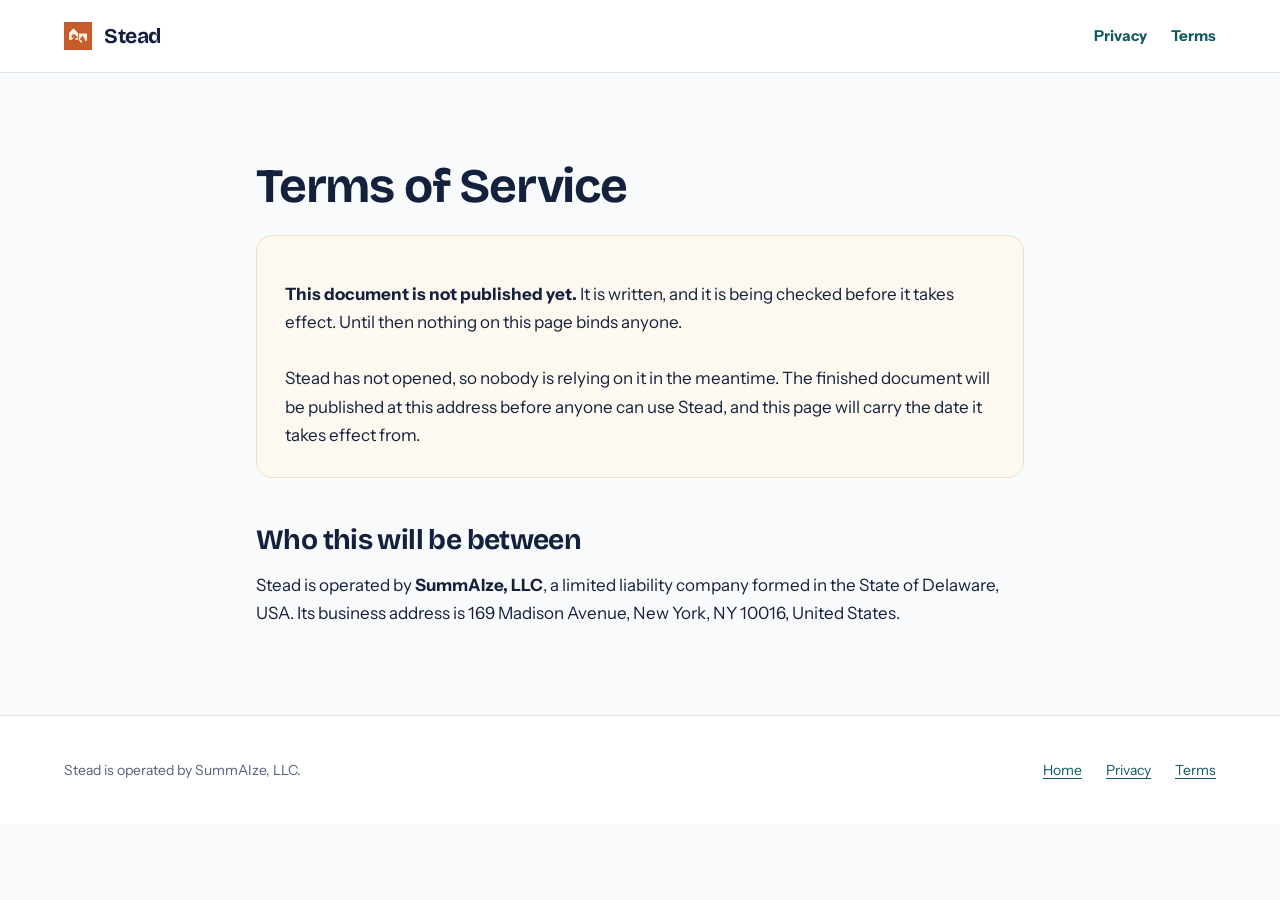
<file: terms.html>
<!doctype html>
<html lang="en">
  <head>
    <meta charset="utf-8" />
    <meta name="viewport" content="width=device-width, initial-scale=1" />
    <title>Terms of Service — Stead</title>
    <meta name="description" content="Terms of Service for Stead. Not published yet." />
    <meta name="robots" content="noindex" />
    <link rel="icon" href="favicon.png" />
    <link rel="stylesheet" href="styles.css" />
  </head>

  <body>
    <a class="skip" href="#main">Skip to content</a>

    <header class="site-head">
      <div class="wrap">
        <a class="wordmark" href="/">
          <img src="stead-mark.svg" alt="" width="28" height="28" />
          <span>Stead</span>
        </a>
        <nav aria-label="Site" class="site-nav">
          <a href="privacy.html">Privacy</a>
          <a href="terms.html">Terms</a>
        </nav>
      </div>
    </header>

    <main id="main" tabindex="-1">
      <div class="wrap legal-head">
        <h1>Terms of Service</h1>
      </div>

      <div class="wrap doc">
        <div class="pending">
          <p>
            <strong>This document is not published yet.</strong> It is written,
            and it is being checked before it takes effect. Until then nothing
            on this page binds anyone.
          </p>
          <p>
            Stead has not opened, so nobody is relying on it in the meantime.
            The finished document will be published at this address before
            anyone can use Stead, and this page will carry the date it takes
            effect from.
          </p>
        </div>

        <h2 id="who">Who this will be between</h2>
        <p>
          Stead is operated by <strong>SummAIze, LLC</strong>, a limited
          liability company formed in the State of Delaware, USA. Its business
          address is 169 Madison Avenue, New York, NY 10016, United States.
        </p>
      </div>
    </main>

    <footer class="site-foot">
      <div class="wrap">
        <p class="colophon">Stead is operated by SummAIze, LLC.</p>
        <nav aria-label="Legal">
          <a href="/">Home</a>
          <a href="privacy.html">Privacy</a>
          <a href="terms.html">Terms</a>
        </nav>
      </div>
    </footer>
  </body>
</html>
</file>
<file: styles.css>
:root {
  
  --snow: #f8fafc;
  --paper: #ffffff;
  --panel: #f6f1e7;
  
  --cream: #fdf8f0;
  --blue-soft: #edf2ff;

  
  --midnight: #14213d;
  --ink-muted: #53627a;

  
  --link: #0e5a5e;
  --link-hover: #0a4144;
  --brand: #a05226;

  
  --action: #275dff;
  --action-deep: #1742c6;

  
  --field: #c75b2b;
  --field-deep: #8f3d17;
  --mark: #fff3e4;

  
  --line: #dce3ec;
  --line-warm: #ecdfc9;
  --teal-tint: #e7f0ef;
  --teal-tint-border: #d3e2e0;
  --control: #7a6b57;

  
  --lift: rgba(20, 33, 61, 0.1);

  
  --s-xs: 4px;
  --s-sm: 8px;
  --s-md: 12px;
  --s-lg: 16px;
  --s-xl: 20px;
  --s-2xl: 24px;
  --s-3xl: 32px;
  --s-4xl: 48px;
  --s-5xl: 72px;

  
  --r-sm: 8px;
  --r-md: 12px;
  --r-lg: 16px;
  --r-xl: 20px;
  --r-2xl: 28px;

  
  --measure: 36rem;
  --page: 72rem;

  
  --band-y: clamp(3.25rem, 7.5vw, 5.5rem);
}



@font-face {
  font-family: 'Bricolage Grotesque';
  src:
    url('fonts/bricolage-bold.woff2') format('woff2'),
    url('fonts/bricolage-bold.woff') format('woff');
  font-weight: 700;
  font-style: normal;
  font-display: swap;
}

@font-face {
  font-family: 'Instrument Sans';
  src:
    url('fonts/instrument-regular.woff2') format('woff2'),
    url('fonts/instrument-regular.woff') format('woff');
  font-weight: 400;
  font-style: normal;
  font-display: swap;
}

@font-face {
  font-family: 'Instrument Sans';
  src:
    url('fonts/instrument-bold.woff2') format('woff2'),
    url('fonts/instrument-bold.woff') format('woff');
  font-weight: 700;
  font-style: normal;
  font-display: swap;
}



*,
*::before,
*::after {
  box-sizing: border-box;
}

html {
  -webkit-text-size-adjust: 100%;
  scroll-behavior: smooth;
}

body {
  margin: 0;
  background: var(--snow);
  color: var(--midnight);
  font-family: 'Instrument Sans', ui-sans-serif, system-ui, -apple-system,
    'Segoe UI', Roboto, Helvetica, Arial, sans-serif;
  font-size: 1.0625rem;
  line-height: 1.65;
  font-synthesis-weight: none;
  text-rendering: optimizeLegibility;
  -webkit-font-smoothing: antialiased;
}


:lang(de) p,
:lang(de) li,
:lang(de) dd {
  hyphens: auto;
}

img,
svg {
  max-width: 100%;
}

img {
  height: auto;
}

a {
  color: var(--link);
  text-underline-offset: 0.18em;
  text-decoration-thickness: max(1px, 0.06em);
}

a:hover {
  color: var(--link-hover);
}

h1,
h2,
h3 {
  font-family: 'Bricolage Grotesque', 'Instrument Sans', ui-sans-serif,
    system-ui, sans-serif;
  font-weight: 700;
  margin: 0;
  text-wrap: balance;
}

p,
ul,
ol,
dl,
dd {
  margin: 0;
}


.tnum {
  font-variant-numeric: tabular-nums;
  font-feature-settings: 'tnum' 1;
}


.nowrap {
  white-space: nowrap;
}


@media (max-width: 40rem) {
  .price-lines .sep {
    display: none;
  }
}



.wrap {
  width: min(100% - 2.5rem, var(--page));
  margin-inline: auto;
}

.band {
  padding-block: var(--band-y);
}

.band--paper {
  background: var(--paper);
}

.band--cream {
  background: var(--cream);
}

.measure {
  max-width: var(--measure);
}

.measure-wide {
  max-width: 46rem;
}

.lede {
  font-size: clamp(1.125rem, 1.6vw + 0.6rem, 1.375rem);
  line-height: 1.55;
  color: var(--ink-muted);
}

.eyebrow {
  font-size: 0.8125rem;
  font-weight: 700;
  letter-spacing: 0.09em;
  text-transform: uppercase;
  color: var(--brand);
  margin-bottom: var(--s-lg);
}

h2 {
  font-size: clamp(1.875rem, 3.4vw + 0.5rem, 3rem);
  line-height: 1.05;
  letter-spacing: -0.022em;
}

h3 {
  font-size: 1.1875rem;
  line-height: 1.3;
  letter-spacing: -0.01em;
}

h2 {
  max-width: 20ch;
}

h1 + .lede,
h2 + p,
h2 + .lede {
  margin-top: var(--s-2xl);
}


.lede + p {
  margin-top: var(--s-lg);
}

.eyebrow + h2 {
  margin-top: 0;
}


.band-head {
  display: grid;
  gap: var(--s-xl) clamp(2rem, 5vw, 4.5rem);
  align-items: end;
}

@media (min-width: 56rem) {
  .band-head {
    grid-template-columns: minmax(0, 1fr) minmax(0, 1fr);
  }
}


.band-head--tall {
  align-items: start;
}

.band-head .lede {
  max-width: 42ch;
}

.band-head + * {
  margin-top: clamp(2.25rem, 5vw, 3.25rem);
}



.skip {
  position: absolute;
  left: var(--s-lg);
  top: var(--s-lg);
  z-index: 20;
  transform: translateY(-160%);
  background: var(--paper);
  color: var(--link);
  font-weight: 700;
  padding: var(--s-md) var(--s-xl);
  border-radius: var(--r-md);
  
  text-decoration: none;
}


.skip:focus,
.skip:focus-visible {
  transform: translateY(0);
  box-shadow: 0 8px 24px -8px var(--lift);
}


:focus-visible {
  outline: 3px solid var(--link);
  outline-offset: 3px;
}

@media (prefers-reduced-motion: reduce) {
  html {
    scroll-behavior: auto;
  }

  *,
  *::before,
  *::after {
    animation-duration: 0.01ms !important;
    animation-iteration-count: 1 !important;
    transition-duration: 0.01ms !important;
  }
}



.site-head {
  background: var(--paper);
  border-bottom: 1px solid var(--line);
}

.site-head .wrap {
  display: flex;
  flex-wrap: wrap;
  align-items: center;
  gap: var(--s-md) var(--s-2xl);
  min-height: 4.5rem;
  padding-block: var(--s-md);
}

.wordmark {
  display: inline-flex;
  align-items: center;
  gap: var(--s-md);
  font-family: 'Bricolage Grotesque', sans-serif;
  font-weight: 700;
  font-size: 1.3125rem;
  letter-spacing: -0.02em;
  color: var(--midnight);
  text-decoration: none;
  margin-right: auto;
  
  min-height: 44px;
}

.site-nav {
  display: flex;
  flex-wrap: wrap;
  align-items: center;
  gap: var(--s-lg) var(--s-2xl);
}

.site-nav a {
  display: inline-flex;
  align-items: center;
  min-height: 44px;
  font-size: 0.9375rem;
  font-weight: 700;
  text-decoration: none;
}

.site-nav a:hover {
  text-decoration: underline;
}


.site-nav .quiet {
  color: var(--ink-muted);
  font-weight: 400;
}

.site-nav .quiet:hover {
  color: var(--midnight);
}


@media (max-width: 40rem) {
  .site-nav .quiet {
    display: none;
  }
}

@media (max-width: 26rem) {
  .site-nav {
    gap: var(--s-md) var(--s-lg);
  }

  .site-nav a {
    font-size: 0.875rem;
  }
}



.hero {
  padding-block: clamp(2.5rem, 6vw, 4.5rem) clamp(3rem, 6vw, 4.5rem);
}

.hero .wrap {
  display: grid;
  gap: clamp(2.5rem, 5vw, 4rem);
  align-items: center;
}

@media (min-width: 62rem) {
  .hero .wrap {
    grid-template-columns: minmax(0, 1.05fr) minmax(0, 0.95fr);
  }
}


.hero h1 {
  font-size: clamp(2.75rem, 7.4vw + 0.25rem, 6.5rem);
  line-height: 0.95;
  letter-spacing: -0.04em;
  max-width: 14ch;
}

.hero .lede {
  margin-top: var(--s-2xl);
  max-width: 34ch;
}

.hero-cta {
  margin-top: var(--s-3xl);
}


.store-badges {
  margin-top: var(--s-3xl);
  display: flex;
  flex-wrap: wrap;
  align-items: center;
  gap: var(--s-lg);
}

.store-badges img {
  height: 3rem;
  width: auto;
  display: block;
}


.closing .store-badges {
  justify-content: center;
}

.btn {
  display: inline-flex;
  align-items: center;
  min-height: 44px;
  background: var(--action);
  color: var(--paper);
  font-weight: 700;
  font-size: 1.0625rem;
  padding: 0.75rem 1.75rem;
  border-radius: var(--r-md);
  text-decoration: none;
}

.btn:hover {
  background: var(--action-deep);
  color: var(--paper);
}

.hero-meta {
  margin-top: var(--s-3xl);
  padding-top: var(--s-2xl);
  border-top: 1px solid var(--line);
  display: grid;
  gap: var(--s-sm);
  font-size: 0.9375rem;
  color: var(--ink-muted);
  max-width: 36ch;
}


@media (min-width: 62rem) {
  .hero-meta {
    grid-column: 1 / -1;
    max-width: none;
    grid-template-columns: repeat(3, minmax(0, 1fr));
    gap: var(--s-2xl);
  }
}


.hero-meta > span {
  display: grid;
  grid-template-columns: 1.125rem 1fr;
  gap: var(--s-md);
  align-items: start;
}

.hero-meta svg {
  width: 1.125rem;
  height: 1.125rem;
  margin-top: 0.2rem;
  color: var(--brand);
}

.hero-meta b {
  color: var(--midnight);
  font-weight: 700;
}



.hero-stage {
  position: relative;
  display: grid;
  justify-items: stretch;
  align-items: center;
  padding: clamp(1.25rem, 4.5vw, 3.25rem) clamp(1rem, 4vw, 1.5rem);
  border-radius: var(--r-2xl);
  isolation: isolate;
}

.stage-ground {
  position: absolute;
  inset: 0;
  background: var(--field);
  border-radius: inherit;
  overflow: hidden;
  z-index: -1;
}

.stage-ground::before {
  content: '';
  position: absolute;
  inset: auto -12% -34% -12%;
  aspect-ratio: 1;
  background: radial-gradient(circle at 50% 50%, var(--field-deep), transparent 62%);
  opacity: 0.55;
}


@media (min-width: 62rem) {
  .hero {
    overflow-x: clip;
  }

  .hero-stage {
    margin-right: min(-1.25rem, calc((var(--page) - 100vw) / 2));
    border-radius: var(--r-2xl) 0 0 var(--r-2xl);
    padding-right: clamp(2rem, 5vw, 4.5rem);
  }

  .hero-stage .phone {
    margin-left: clamp(-5rem, -6vw, -3.5rem);
  }
}


.hero-stage .stage-mark {
  position: absolute;
  top: -14%;
  right: -22%;
  width: 78%;
  opacity: 0.13;
  z-index: -1;
}


@media (max-width: 30rem) {
  .hero-stage {
    padding: clamp(2.5rem, 10vw, 3.25rem) clamp(1.75rem, 8vw, 2.5rem);
  }

  .hero-stage .phone {
    max-width: 15rem;
  }
}




.phone {
  position: relative;
  width: 100%;
  max-width: 19rem;
  margin-inline: auto;
  padding: 0.625rem;
  background: linear-gradient(158deg, #33405c 0%, var(--midnight) 42%, #0c1526 100%);
  border-radius: 2.5rem;
  box-shadow:
    0 0 0 1px rgba(20, 33, 61, 0.5),
    0 32px 64px -24px rgba(20, 33, 61, 0.55),
    0 10px 24px -12px rgba(20, 33, 61, 0.35);
}

.phone img {
  display: block;
  width: 100%;
  border-radius: 1.9rem;
  background: var(--snow);
}

.phone--sm {
  max-width: 16.5rem;
}


.screen {
  width: 100%;
  border-radius: var(--r-lg);
  overflow: hidden;
  background: var(--snow);
  box-shadow:
    0 0 0 1px rgba(20, 33, 61, 0.08),
    0 24px 48px -24px rgba(20, 33, 61, 0.45);
}

.screen img {
  display: block;
  width: 100%;
}


.shot {
  margin: 0;
  width: 100%;
  display: grid;
  justify-items: center;
  gap: var(--s-xl);
}


.screens {
  margin-top: clamp(2.25rem, 5vw, 3.25rem);
  display: grid;
  gap: clamp(2rem, 4vw, 3rem);
  align-items: start;
}

@media (min-width: 52rem) {
  
  .screens {
    grid-template-columns: repeat(2, minmax(0, 30rem));
    justify-content: center;
    align-items: stretch;
  }
}


.screens figcaption {
  padding-top: var(--s-md);
}

@media (min-width: 52rem) {
  .screens .shot:last-child {
    margin-top: clamp(2.5rem, 5vw, 4rem);
  }
}

.shot figcaption {
  font-size: 0.875rem;
  line-height: 1.5;
  color: var(--ink-muted);
  max-width: 30ch;
  text-align: center;
}




.problem {
  position: relative;
  overflow: hidden;
}

.problem .wrap > * {
  position: relative;
  max-width: 44rem;
}


.band-mark {
  position: absolute;
  right: -6%;
  top: 50%;
  translate: 0 -50%;
  width: clamp(16rem, 32vw, 30rem);
  height: auto;
  opacity: 0.07;
  pointer-events: none;
}

@media (max-width: 61.999rem) {
  .band-mark {
    display: none;
  }
}

.problem p {
  font-size: clamp(1.25rem, 1.9vw + 0.7rem, 1.75rem);
  line-height: 1.42;
  letter-spacing: -0.012em;
  
  text-wrap: pretty;
}

.problem p + p {
  margin-top: var(--s-2xl);
}


.problem .turn {
  margin-top: clamp(2rem, 4vw, 3rem);
  padding-left: clamp(1rem, 2.5vw, 1.75rem);
  font-size: clamp(1.625rem, 2.6vw + 0.75rem, 2.625rem);
  
  border-left: 3px solid var(--brand);
  font-family: 'Bricolage Grotesque', sans-serif;
  font-weight: 700;
  letter-spacing: -0.025em;
  line-height: 1.15;
}


@media (min-width: 62rem) {
  .problem .turn {
    margin-left: calc(-1 * clamp(1.5rem, 2.5vw, 2.5rem));
  }
}




.swap {
  margin-top: clamp(2.5rem, 5vw, 3.5rem);
  display: grid;
  gap: var(--s-xl);
  align-items: stretch;
}

@media (min-width: 48rem) {
  .swap {
    
    grid-template-columns: 1fr minmax(12rem, auto) 1fr;
    gap: clamp(1rem, 3vw, 2.5rem);
    align-items: stretch;
  }

  
  .swap-cross span {
    white-space: nowrap;
  }
}

.swap-home {
  display: flex;
  flex-direction: column;
  background: var(--paper);
  border: 1px solid var(--line);
  border-radius: var(--r-xl);
  padding: clamp(1.5rem, 3vw, 2rem);
  box-shadow: 0 18px 40px -32px var(--lift);
}

.swap-home .roof {
  display: block;
  width: 2.75rem;
  height: auto;
  color: var(--brand);
  margin-bottom: var(--s-lg);
}

.swap-home h3 {
  font-size: 1.0625rem;
}

.swap-home .row {
  margin-top: var(--s-lg);
  display: flex;
  gap: var(--s-md);
  align-items: flex-start;
  font-size: 0.9375rem;
}

.swap-home .row svg {
  flex: none;
  width: 1.25rem;
  height: 1.25rem;
  margin-top: 0.15rem;
  color: var(--link);
}

.swap-home .row strong {
  display: block;
  font-weight: 700;
}

.swap-home .row span {
  color: var(--ink-muted);
}


.swap-home .stays {
  margin-top: auto;
  padding-top: var(--s-xl);
  padding: var(--s-md) var(--s-lg);
  background: var(--teal-tint);
  border: 1px solid var(--teal-tint-border);
  border-radius: var(--r-md);
  font-size: 0.875rem;
  font-weight: 700;
  color: var(--link);
  display: flex;
  gap: var(--s-sm);
  align-items: center;
}

.swap-home .stays svg {
  flex: none;
  width: 1.125rem;
  height: 1.125rem;
}

.swap-cross {
  display: grid;
  align-content: center;
  gap: clamp(1rem, 3vw, 2rem);
  justify-items: center;
  padding-block: var(--s-sm);
}


.swap-cross .leg {
  display: grid;
  justify-items: center;
  gap: var(--s-xs);
}

.swap-cross span {
  font-size: 0.75rem;
  font-weight: 700;
  letter-spacing: 0.04em;
  text-transform: uppercase;
  color: var(--ink-muted);
}

.swap-cross svg {
  width: 6rem;
  height: 1.75rem;
  
  color: var(--brand);
}


@media (max-width: 47.999rem) {
  .swap-cross svg {
    transform: rotate(90deg);
    width: 1.5rem;
    height: 3.5rem;
  }

  
  .swap-cross {
    grid-auto-flow: column;
    align-items: center;
    justify-content: center;
    gap: var(--s-3xl);
  }

  .swap-cross .leg {
    display: flex;
    flex-direction: column;
    align-items: center;
    gap: var(--s-xs);
  }

  .swap-cross .leg svg {
    order: -1;
  }
}

.swap-note {
  margin-top: var(--s-2xl);
  font-size: 0.9375rem;
  color: var(--ink-muted);
  max-width: 60ch;
}



.steps {
  margin-top: clamp(2.5rem, 5vw, 3.5rem);
  list-style: none;
  padding: 0;
  display: grid;
  gap: var(--s-xl);
  counter-reset: step;
}

@media (min-width: 52rem) {
  .steps {
    grid-template-columns: repeat(3, 1fr);
    gap: clamp(1.25rem, 3vw, 2rem);
  }
}


.steps > li {
  position: relative;
  border-top: 2px solid var(--midnight);
  padding: var(--s-lg) 0 0;
  display: flex;
  flex-direction: column;
  gap: var(--s-md);
}

.step-n {
  font-family: 'Bricolage Grotesque', sans-serif;
  font-weight: 700;
  font-size: clamp(4rem, 6vw, 6rem);
  line-height: 0.85;
  letter-spacing: -0.04em;
  color: var(--brand);
  font-variant-numeric: tabular-nums;
}

.steps p {
  color: var(--ink-muted);
  
  font-size: 0.9375rem;
}


@media (min-width: 58rem) {
  #trust .shot {
    position: relative;
    z-index: 1;
    top: clamp(2rem, 4vw, 3.5rem);
  }

  #trust .phone--sm {
    max-width: 19rem;
  }
}




.split {
  display: grid;
  gap: clamp(2.5rem, 5vw, 4rem);
  align-items: center;
}

@media (min-width: 58rem) {
  .split {
    grid-template-columns: minmax(0, 1.1fr) minmax(0, 0.9fr);
  }

  .split--flip > *:first-child {
    order: 2;
  }
}

.points {
  list-style: none;
  padding: 0;
  margin-top: var(--s-3xl);
  display: grid;
  gap: var(--s-xl);
}

.points > li {
  display: grid;
  grid-template-columns: auto 1fr;
  gap: var(--s-lg);
  align-items: start;
}

.points svg {
  width: 1.5rem;
  height: 1.5rem;
  color: var(--link);
  margin-top: 0.1rem;
}

.points h3 {
  font-size: 1.0625rem;
  font-family: 'Instrument Sans', sans-serif;
  letter-spacing: 0;
}

.points p {
  margin-top: var(--s-xs);
  color: var(--ink-muted);
  font-size: 0.9375rem;
}




.price-lines {
  margin-top: var(--s-3xl);
  border-top: 1px solid var(--line);
}

.price-lines dd:not(.tnum) {
  font-family: 'Bricolage Grotesque', 'Instrument Sans', sans-serif;
  font-weight: 700;
  font-size: clamp(1.5rem, 2.2vw + 0.5rem, 2.25rem);
  line-height: 1;
  color: var(--midnight);
}

.price-lines .line {
  display: flex;
  flex-wrap: wrap;
  gap: var(--s-sm) var(--s-lg);
  justify-content: space-between;
  align-items: baseline;
  padding-block: var(--s-xl);
  border-bottom: 1px solid var(--line);
}

.price-lines dt {
  font-weight: 700;
}

.price-lines dd {
  color: var(--ink-muted);
  font-variant-numeric: tabular-nums;
}

.price-lines .free {
  
  color: var(--midnight);
  font-weight: 700;
}

.price-note {
  margin-top: var(--s-2xl);
  font-size: 0.9375rem;
  color: var(--ink-muted);
}



.faq-list {
  margin-top: clamp(2.5rem, 5vw, 3.5rem);
  display: grid;
  gap: clamp(1.75rem, 4vw, 2.75rem);
}

@media (min-width: 56rem) {
  .faq-list {
    grid-template-columns: repeat(2, 1fr);
    column-gap: clamp(2.5rem, 5vw, 4.5rem);
  }
}


.faq-list h3 {
  font-size: clamp(1.375rem, 1.4vw + 0.75rem, 1.625rem);
  letter-spacing: -0.015em;
}

.faq-list p {
  margin-top: var(--s-md);
  color: var(--ink-muted);
}

.faq-list p + p {
  margin-top: var(--s-md);
}




.band--runs {
  position: relative;
}

.band--runs .seam-mark {
  position: absolute;
  top: 0;
  right: 4%;
  translate: 0 -50%;
  width: clamp(13rem, 20vw, 20rem);
  height: auto;
  opacity: 0.05;
  pointer-events: none;
}


.entity {
  margin-top: var(--s-3xl);
  display: grid;
  gap: 0;
  border-top: 1px solid var(--line);
}

.entity > div {
  display: grid;
  gap: var(--s-xs) var(--s-2xl);
  padding-block: var(--s-lg);
  border-bottom: 1px solid var(--line);
}

@media (min-width: 40rem) {
  .entity > div {
    grid-template-columns: 16rem 1fr;
  }
}

.entity dt {
  font-size: 0.8125rem;
  font-weight: 700;
  letter-spacing: 0.07em;
  text-transform: uppercase;
  color: var(--ink-muted);
}

.entity dd {
  margin: 0;
}

.entity address {
  font-style: normal;
}




.closing {
  background: var(--field);
  color: var(--mark);
  padding-block: clamp(3.75rem, 8.5vw, 6rem);
}

.closing .wrap {
  display: grid;
  justify-items: center;
  text-align: center;
  gap: var(--s-2xl);
}


.closing .wrap > img {
  width: 6rem;
  height: 6rem;
}


.closing h2 {
  font-size: clamp(2.25rem, 5vw + 0.5rem, 4.75rem);
  line-height: 1.03;
  letter-spacing: -0.03em;
  
  max-width: 20ch;
  color: var(--mark);
}


.closing-line {
  font-size: clamp(1.5rem, 2vw + 0.9rem, 1.875rem);
  line-height: 1.35;
  color: var(--mark);
  max-width: 26ch;
  text-wrap: balance;
}





.statement {
  position: relative;
  overflow: hidden;
  background: var(--field);
  color: var(--mark);
  padding-block: clamp(3.5rem, 8vw, 6rem);
}

.statement .wrap {
  display: grid;
  justify-items: start;
  text-align: left;
  gap: var(--s-xl);
}

.statement img {
  position: absolute;
  right: -5%;
  bottom: -22%;
  width: clamp(15rem, 26vw, 24rem);
  height: auto;
  opacity: 0.12;
  --reveal-to: 0.12;
  pointer-events: none;
}

.statement p {
  font-family: 'Bricolage Grotesque', sans-serif;
  font-weight: 700;
  font-size: clamp(2.25rem, 5.2vw + 0.5rem, 4.5rem);
  line-height: 1.02;
  letter-spacing: -0.028em;
  max-width: 24ch;
  font-variant-numeric: tabular-nums;
  text-wrap: balance;
}



.quiet-band {
  background: var(--paper);
  border-top: 1px solid var(--line);
  padding-block: clamp(2.5rem, 5vw, 3.5rem);
}

.quiet-band .wrap {
  display: grid;
  gap: var(--s-lg);
}

.quiet-band p {
  max-width: 60ch;
}

.quiet-band h2 {
  font-size: clamp(1.375rem, 2vw + 0.6rem, 1.75rem);
  letter-spacing: -0.015em;
}

.quiet-band p {
  color: var(--ink-muted);
  font-size: 0.9375rem;
}



.site-foot {
  background: var(--paper);
  border-top: 1px solid var(--line);
  padding-block: var(--s-3xl);
}

.site-foot .wrap {
  display: flex;
  flex-wrap: wrap;
  gap: var(--s-lg) var(--s-2xl);
  align-items: center;
  justify-content: space-between;
}

.site-foot p {
  font-size: 0.875rem;
  color: var(--ink-muted);
}

.site-foot nav {
  display: flex;
  flex-wrap: wrap;
  gap: var(--s-lg) var(--s-2xl);
}

.site-foot nav a {
  display: inline-flex;
  align-items: center;
  min-height: 44px;
  font-size: 0.875rem;
}




.legal-head {
  padding-top: var(--band-y);
  padding-bottom: var(--s-2xl);
  max-width: 48rem;
}

.legal-head h1 {
  font-size: clamp(2rem, 4vw + 0.5rem, 3rem);
  line-height: 1.05;
  letter-spacing: -0.025em;
}

.legal-head .lede {
  margin-top: var(--s-lg);
}

.doc {
  max-width: 48rem;
  padding-bottom: var(--band-y);
}

.pending {
  background: var(--cream);
  border: 1px solid var(--line-warm);
  border-radius: var(--r-lg);
  padding: clamp(1.25rem, 3vw, 1.75rem);
  display: grid;
  gap: var(--s-md);
}

.pending p {
  margin-top: 0;
}

.doc h2 {
  font-size: clamp(1.375rem, 2vw + 0.6rem, 1.75rem);
  margin-top: var(--s-4xl);
}

.doc h3 {
  margin-top: var(--s-3xl);
}

.doc p,
.doc ul,
.doc ol {
  margin-top: var(--s-lg);
}

.doc ul,
.doc ol {
  padding-left: 1.25rem;
}

.doc li + li {
  margin-top: var(--s-sm);
}


.doc .table-scroll {
  margin-top: var(--s-xl);
  overflow-x: auto;
  border: 1px solid var(--line);
  border-radius: var(--r-md);
}

.doc table {
  border-collapse: collapse;
  width: 100%;
  font-size: 0.9375rem;
}

.doc th,
.doc td {
  text-align: left;
  padding: var(--s-md) var(--s-lg);
  border-bottom: 1px solid var(--line);
  vertical-align: top;
}

.doc th {
  font-weight: 700;
  background: var(--snow);
}

.doc tr:last-child td {
  border-bottom: 0;
}

.note {
  background: var(--cream);
  border: 1px solid var(--line-warm);
  border-radius: var(--r-lg);
  padding: clamp(1.25rem, 3vw, 1.75rem);
  display: grid;
  gap: var(--s-md);
}




@media print {
  .statement,
  .closing,
  .statement p,
  .closing h2,
  .closing-line {
    background: none;
    color: var(--midnight);
  }
}





:root {
  --ease-settle: cubic-bezier(0.22, 1, 0.36, 1);
  --ease-spring: cubic-bezier(0.34, 1.4, 0.64, 1);
  --dur: 0.65s;
}


.btn {
  transition:
    background-color 0.25s var(--ease-settle),
    transform 0.25s var(--ease-settle),
    box-shadow 0.25s var(--ease-settle);
}

.btn:hover {
  transform: translateY(-2px);
  box-shadow: 0 10px 22px -10px rgba(23, 66, 198, 0.55);
}

.btn:active {
  transform: translateY(0);
  transition-duration: 0.08s;
}

.store-badges a {
  display: block;
  transition: transform 0.25s var(--ease-settle);
}

.store-badges a:hover {
  transform: translateY(-2px);
}


.site-nav a:not(.quiet) {
  position: relative;
}

.site-nav a:not(.quiet)::after {
  content: '';
  position: absolute;
  left: 0;
  right: 0;
  bottom: 0.55rem;
  height: 2px;
  background: currentColor;
  transform: scaleX(0);
  transform-origin: left;
  transition: transform 0.28s var(--ease-settle);
}

.site-nav a:not(.quiet):hover::after,
.site-nav a:not(.quiet):focus-visible::after {
  transform: scaleX(1);
}

.site-nav a:not(.quiet):hover {
  text-decoration: none;
}

@media (prefers-reduced-motion: no-preference) {
  

  [data-reveal] {
    opacity: 0;
    transform: translateY(20px);
    transition:
      opacity var(--dur) var(--ease-settle),
      transform var(--dur) var(--ease-settle);
    transition-delay: var(--d, 0s);
  }

  [data-reveal].in {
    
    opacity: var(--reveal-to, 1);
    transform: none;
  }

  
  [data-reveal]:focus-within {
    opacity: var(--reveal-to, 1);
    transform: none;
    transition: none;
  }

  
  .problem [data-reveal] {
    transition-duration: 0.85s;
  }

  .problem .turn {
    border-left-color: transparent;
    position: relative;
  }

  .problem .turn::before {
    content: '';
    position: absolute;
    left: -3px;
    top: 0;
    bottom: 0;
    width: 3px;
    background: var(--brand);
    transform: scaleY(0);
    transform-origin: top;
    transition: transform 0.7s var(--ease-settle) calc(var(--d, 0s) + 0.25s);
  }

  .problem .turn.in::before {
    transform: scaleY(1);
  }

  

  
  html.motion .hero .eyebrow,
  html.motion .hero h1,
  html.motion .hero .lede,
  html.motion .hero .hero-cta,
  html.motion .hero .hero-meta > span {
    opacity: 0;
    transform: translateY(18px);
    transition:
      opacity 0.8s var(--ease-settle),
      transform 0.8s var(--ease-settle),
      filter 0.9s var(--ease-settle);
  }

  html.motion .hero h1 {
    filter: blur(7px);
  }

  html.motion .hero-stage {
    opacity: 0;
    transform: scale(0.965);
    transition:
      opacity 0.9s var(--ease-settle) 0.25s,
      transform 0.9s var(--ease-settle) 0.25s;
  }

  html.motion body.arrived .hero .eyebrow,
  html.motion body.arrived .hero h1,
  html.motion body.arrived .hero .lede,
  html.motion body.arrived .hero .hero-cta,
  html.motion body.arrived .hero .hero-meta > span,
  html.motion body.arrived .hero-stage {
    opacity: 1;
    transform: none;
    filter: none;
  }

  html.motion .hero h1 { transition-delay: 0.1s; }
  html.motion .hero .lede { transition-delay: 0.28s; }
  html.motion .hero .hero-cta { transition-delay: 0.4s; }
  html.motion .hero .hero-meta > span:nth-child(1) { transition-delay: 0.52s; }
  html.motion .hero .hero-meta > span:nth-child(2) { transition-delay: 0.6s; }
  html.motion .hero .hero-meta > span:nth-child(3) { transition-delay: 0.68s; }

  
  html.motion body.arrived .hero .phone {
    animation: breathe 7s ease-in-out 1.6s infinite;
  }

  @keyframes breathe {
    50% {
      transform: translateY(-5px);
    }
  }

  
  html.motion body.arrived .wordmark img {
    animation: mark-in 0.55s var(--ease-spring) both;
  }

  @keyframes mark-in {
    from {
      opacity: 0;
      transform: scale(0.5) rotate(-8deg);
    }
  }

  

  
  
  [data-scene] .stays {
    opacity: 0;
    transition: opacity 0.7s var(--ease-settle) 1.55s;
  }

  [data-scene] .swap-home.in .stays {
    opacity: 1;
  }

  
  [data-scene] .swap-cross .leg > svg path {
    stroke-dasharray: 1;
    stroke-dashoffset: 1;
    transition: stroke-dashoffset 0.7s var(--ease-settle) 0.35s;
  }

  [data-scene].in .swap-cross .leg > svg path {
    stroke-dashoffset: 0;
  }

  
  [data-scene] .traveler {
    opacity: 0;
  }

  
  [data-scene].in .traveler {
    animation: travel 1.1s var(--ease-settle) 0.55s both;
  }

  [data-scene].in .leg:last-child .traveler {
    animation-delay: 0.7s;
  }

  @keyframes travel {
    0% {
      opacity: 0;
      transform: var(--travel-from);
    }
    18% {
      opacity: 1;
    }
    82% {
      opacity: 1;
    }
    100% {
      opacity: 0;
      transform: var(--travel-to);
    }
  }

  
  [data-scene] .swap-home.in .stays svg {
    animation: paw-settle 0.6s var(--ease-spring) 1.85s both;
  }

  @keyframes paw-settle {
    from {
      transform: scale(0.6);
    }
    60% {
      transform: scale(1.15);
    }
  }

  

  
  .points [data-reveal] svg :is(path, circle, rect, line) {
    stroke-dasharray: 1;
    stroke-dashoffset: 1;
    transition: stroke-dashoffset 0.9s var(--ease-settle) calc(var(--d, 0s) + 0.25s);
  }

  .points [data-reveal].in svg :is(path, circle, rect, line) {
    stroke-dashoffset: 0;
  }

  
  .statement [data-reveal] {
    transform: translateY(14px) scale(0.97);
  }

  
  .steps > li[data-reveal] {
    border-top-color: transparent;
  }

  .steps > li[data-reveal]::before {
    content: '';
    position: absolute;
    top: -2px;
    left: 0;
    right: 0;
    height: 2px;
    background: var(--midnight);
    transform: scaleX(0);
    transform-origin: left;
    transition: transform 0.6s var(--ease-settle) var(--d, 0s);
  }

  .steps > li[data-reveal].in::before {
    transform: scaleX(1);
  }
}


.traveler {
  position: absolute;
  inset: 0;
  margin: auto;
  width: 20px;
  color: var(--midnight);
  opacity: 0;
  pointer-events: none;
  display: grid;
  align-items: center;
  justify-items: center;
  --travel-from: translateX(-3.25rem);
  --travel-to: translateX(3.25rem);
}


@media (min-width: 48rem) {
  .leg .traveler {
    top: auto;
    bottom: 0;
    height: 1.75rem;
    margin: 0 auto;
  }

  .leg:last-child .traveler {
    top: 0;
    bottom: auto;
  }
}

.leg {
  position: relative;
}

.leg:last-child .traveler {
  --travel-from: translateX(34px);
  --travel-to: translateX(-34px);
}

@media (max-width: 47.999rem) {
  
  .traveler {
    top: 0;
    bottom: auto;
    height: 3.5rem;
    margin: 0 auto;
    --travel-from: translateY(-22px);
    --travel-to: translateY(22px);
  }

  .leg:last-child .traveler {
    --travel-from: translateY(22px);
    --travel-to: translateY(-22px);
  }
}
</file>
